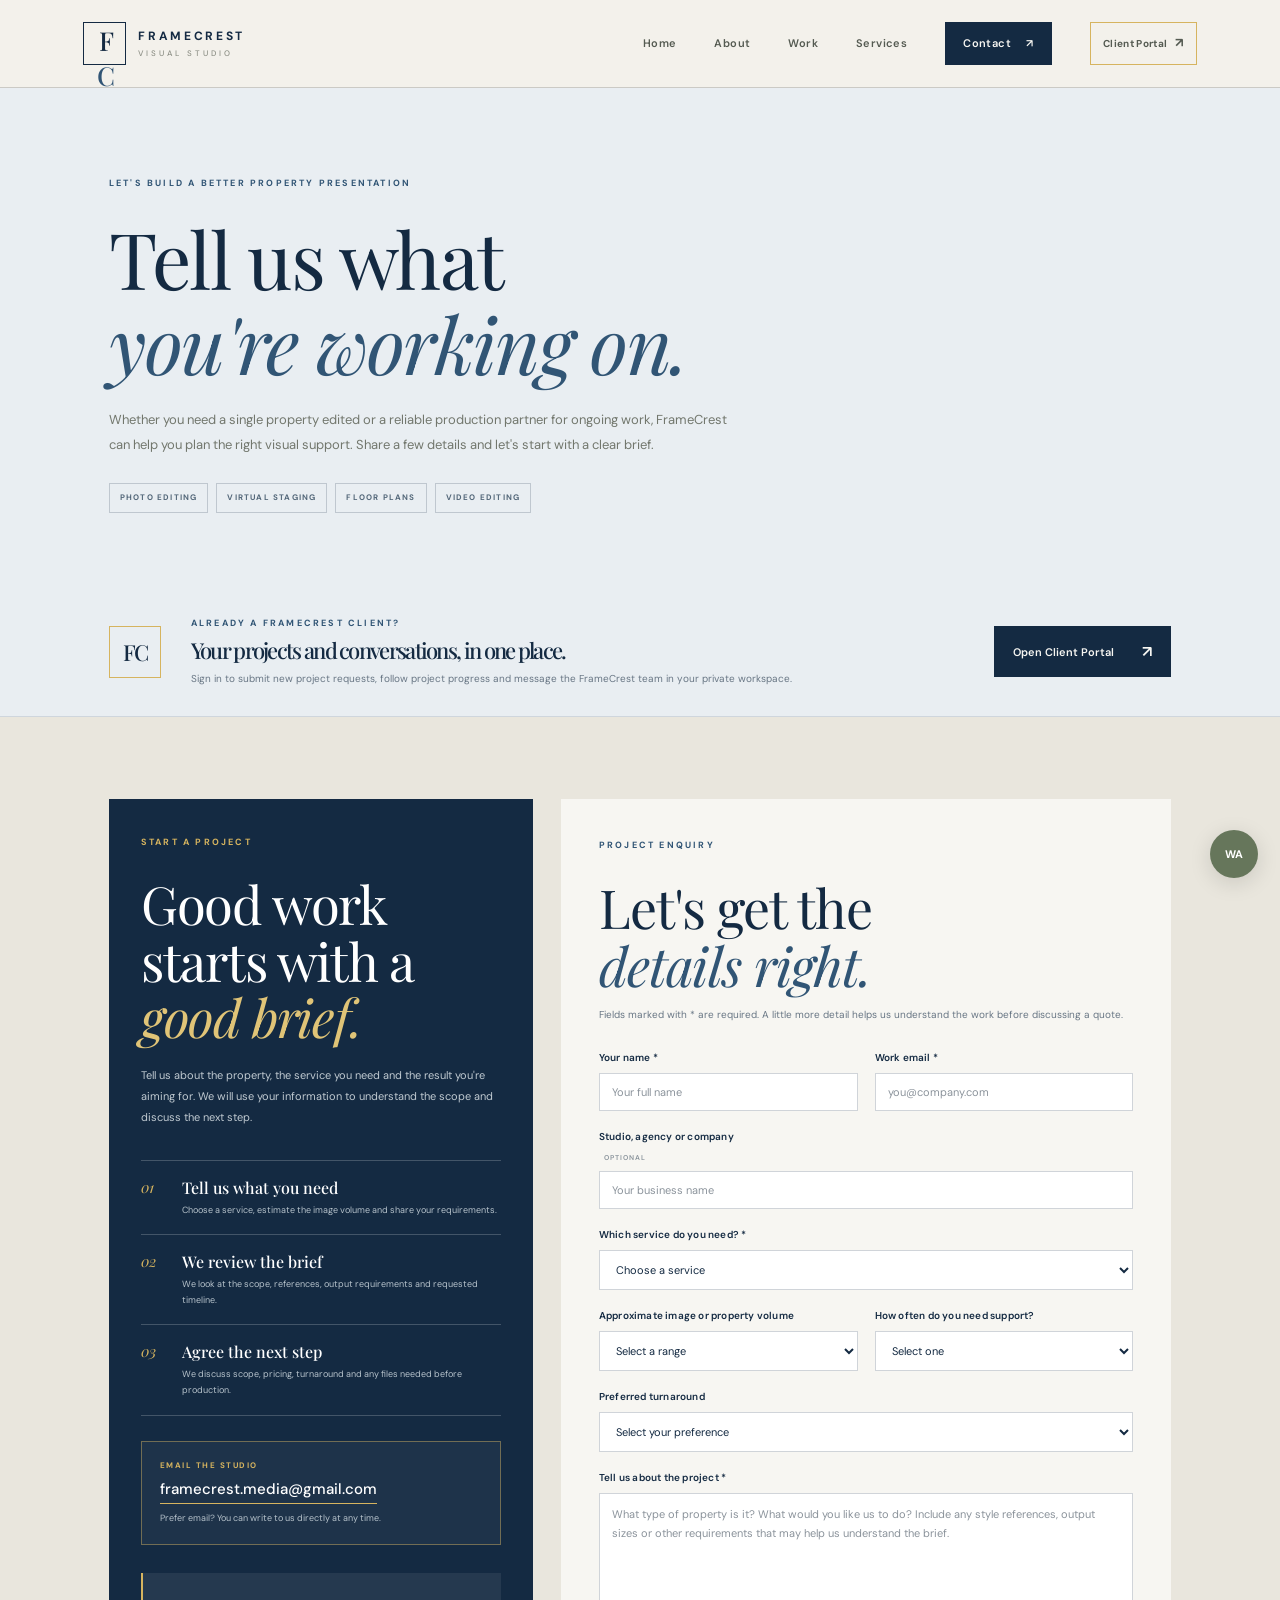
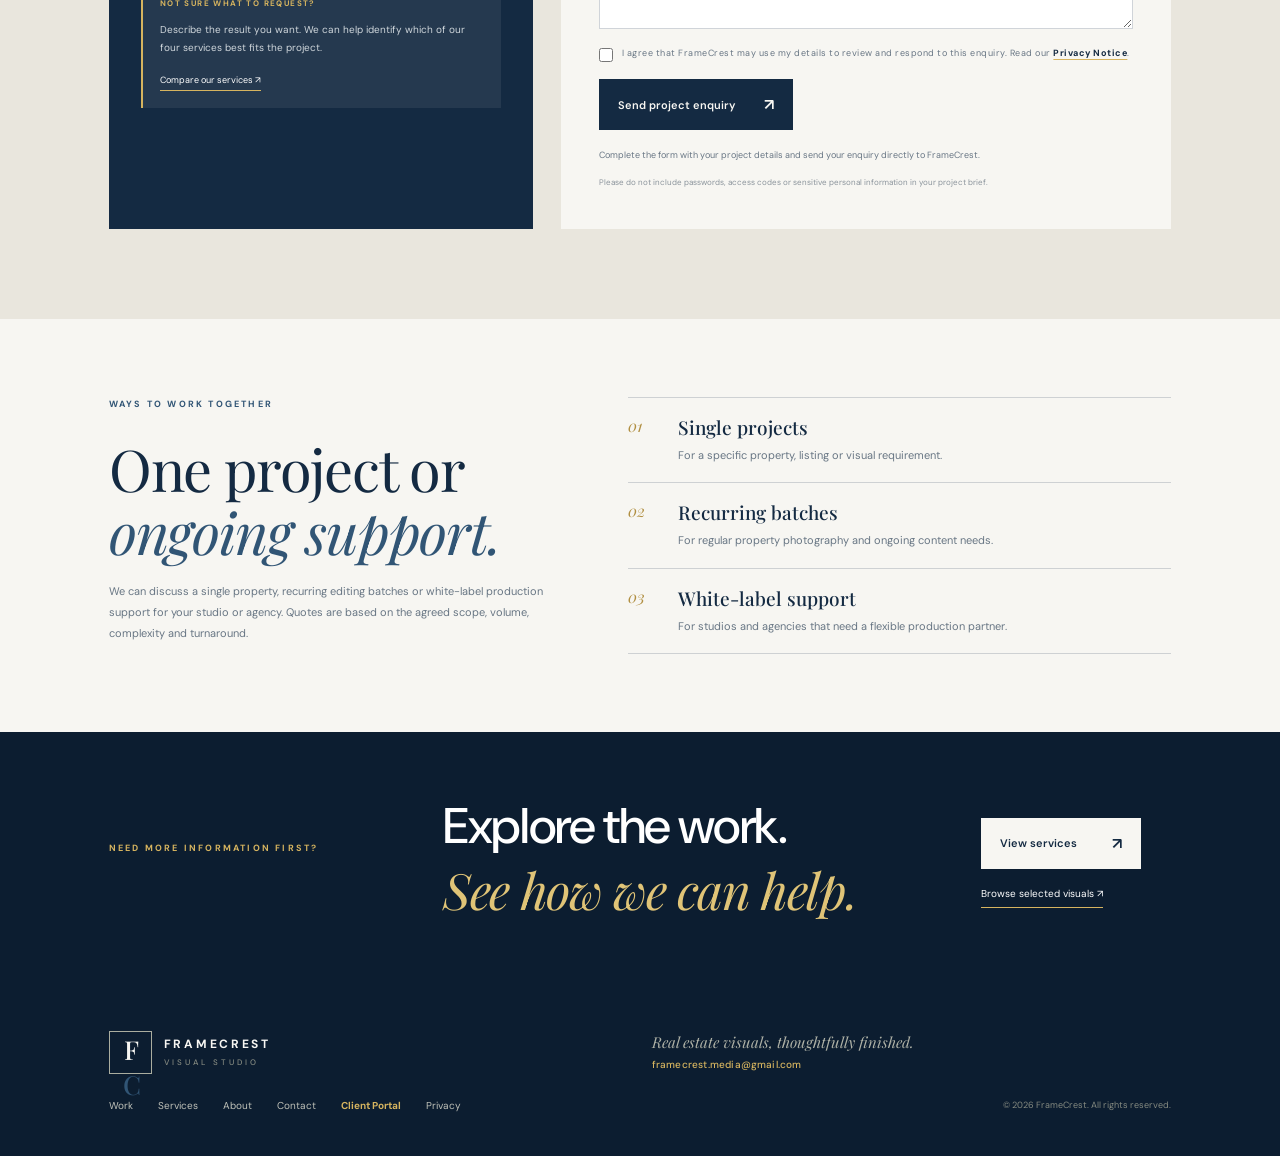
<file: contact.html>
<!doctype html>
<html lang="en">
<head>
  <meta charset="utf-8">
  <meta name="viewport" content="width=device-width, initial-scale=1">
  <meta name="theme-color" content="#142a42">
  <meta name="description" content="Request a quote from FrameCrest Studios for real estate photo editing, virtual staging, floor plan design and property video editing.">
  <meta property="og:title" content="Start a Project — FrameCrest Studios">
  <meta property="og:description" content="Tell FrameCrest about your property visual project, expected image volume and preferred turnaround.">
  <meta property="og:type" content="website">
  <title>Contact FrameCrest Studios — Request a Project Quote</title>
  <link rel="preconnect" href="https://fonts.googleapis.com">
  <link rel="preconnect" href="https://fonts.gstatic.com" crossorigin>
  <link href="https://fonts.googleapis.com/css2?family=DM+Sans:wght@400;500;600;700&family=Playfair+Display:wght@400;500;600&display=swap" rel="stylesheet">
  <link rel="canonical" href="https://framecrest.media/contact.html">
  <link rel="stylesheet" href="styles.css">
  <link rel="icon" href="assets/favicon.svg" type="image/svg+xml">
</head>
<body class="contact-page">
  <a class="skip-link" href="#main">Skip to content</a>
  <header class="site-header">
    <a class="wordmark" href="index.html" aria-label="FrameCrest home">
      <span class="brand-mark">F<span>C</span></span>
      <span class="brand-name">FRAMECREST<small>VISUAL STUDIO</small></span>
    </a>
    <button class="menu-toggle" aria-label="Open navigation" aria-expanded="false"><span></span><span></span></button>
    <nav class="main-nav" aria-label="Main navigation">
      <a href="index.html">Home</a>
      <a class="nav-about" href="about.html">About</a>
      <a href="portfolio.html">Work</a>
      <a href="services.html">Services</a>
      <a class="nav-contact" href="contact.html" aria-current="page">Contact <span>↗</span></a>
      <a class="nav-portal" href="https://dashboard.framecrest.media/" aria-label="Open the secure FrameCrest Client Portal">Client Portal <span>↗</span></a>
    </nav>
  </header>

  <main id="main">
    <section class="page-hero contact-hero">
      <p class="eyebrow">LET'S BUILD A BETTER PROPERTY PRESENTATION</p>
      <h1>Tell us what<br><em>you're working on.</em></h1>
      <p>Whether you need a single property edited or a reliable production partner for ongoing work, FrameCrest can help you plan the right visual support. Share a few details and let's start with a clear brief.</p>
      <div class="contact-hero-tags"><span>PHOTO EDITING</span><span>VIRTUAL STAGING</span><span>FLOOR PLANS</span><span>VIDEO EDITING</span></div>
    </section>

    <section class="contact-client-portal" aria-labelledby="client-portal-heading">
      <div class="contact-portal-mark" aria-hidden="true">FC</div>
      <div class="contact-portal-copy">
        <p class="eyebrow">ALREADY A FRAMECREST CLIENT?</p>
        <h2 id="client-portal-heading">Your projects and conversations, in one place.</h2>
        <p>Sign in to submit new project requests, follow project progress and message the FrameCrest team in your private workspace.</p>
      </div>
      <a class="button button-dark" href="https://dashboard.framecrest.media/">Open Client Portal <span>↗</span></a>
    </section>

    <section class="contact-main section-pad">
      <aside class="contact-sidebar">
        <p class="eyebrow">START A PROJECT</p>
        <h2>Good work<br>starts with a<br><em>good brief.</em></h2>
        <p>Tell us about the property, the service you need and the result you're aiming for. We will use your information to understand the scope and discuss the next step.</p>

        <div class="contact-promise-list">
          <article><span>01</span><div><h3>Tell us what you need</h3><p>Choose a service, estimate the image volume and share your requirements.</p></div></article>
          <article><span>02</span><div><h3>We review the brief</h3><p>We look at the scope, references, output requirements and requested timeline.</p></div></article>
          <article><span>03</span><div><h3>Agree the next step</h3><p>We discuss scope, pricing, turnaround and any files needed before production.</p></div></article>
        </div>

        <div class="contact-direct-email">
          <span>EMAIL THE STUDIO</span>
          <a href="mailto:framecrest.media@gmail.com">framecrest.media@gmail.com</a>
          <p>Prefer email? You can write to us directly at any time.</p>
        </div>
        <div class="contact-support-note">
          <span>NOT SURE WHAT TO REQUEST?</span>
          <p>Describe the result you want. We can help identify which of our four services best fits the project.</p>
          <a href="services.html">Compare our services ↗</a>
        </div>
      </aside>

      <div class="contact-form-panel">
        <div class="contact-form-heading">
          <p class="eyebrow">PROJECT ENQUIRY</p>
          <h2>Let's get the<br><em>details right.</em></h2>
          <p>Fields marked with * are required. A little more detail helps us understand the work before discussing a quote.</p>
        </div>
        <form class="contact-form contact-project-form" id="contact-form" action="https://formsubmit.co/ajax/framecrest.media@gmail.com" method="POST">
          <input type="hidden" name="_subject" value="New FrameCrest Studios project enquiry">
          <input type="hidden" name="_url" value="https://framecrest.media/contact.html">
          <input type="hidden" name="_template" value="table">
          <input type="hidden" name="_captcha" value="true">
          <div class="form-trap" aria-hidden="true"><label>Leave this field empty<input type="text" name="_honey" tabindex="-1" autocomplete="off"></label></div>

          <div class="form-row">
            <label>Your name *<input name="name" autocomplete="name" required placeholder="Your full name"></label>
            <label>Work email *<input name="email" type="email" autocomplete="email" required placeholder="you@company.com"></label>
          </div>

          <label>Studio, agency or company <span class="optional-label">OPTIONAL</span><input name="company" autocomplete="organization" placeholder="Your business name"></label>

          <label>Which service do you need? *
            <select name="service" required>
              <option value="">Choose a service</option>
              <option>Real Estate Photo Editing</option>
              <option>Virtual Staging</option>
              <option>Floor Plan Design</option>
              <option>Real Estate Video Editing</option>
              <option>Multiple services / ongoing support</option>
              <option>Not sure yet — help me choose</option>
            </select>
          </label>

          <div class="form-row">
            <label>Approximate image or property volume
              <select name="volume">
                <option value="">Select a range</option>
                <option>1–10 images</option>
                <option>11–25 images</option>
                <option>26–50 images</option>
                <option>51–100 images</option>
                <option>More than 100 images</option>
                <option>Not sure / depends on project</option>
              </select>
            </label>
            <label>How often do you need support?
              <select name="frequency">
                <option value="">Select one</option>
                <option>One-time project</option>
                <option>Weekly batches</option>
                <option>Monthly projects</option>
                <option>Ongoing / as needed</option>
                <option>Still deciding</option>
              </select>
            </label>
          </div>

          <label>Preferred turnaround
            <select name="turnaround">
              <option value="">Select your preference</option>
              <option>Flexible — agree together</option>
              <option>Standard — based on project scope</option>
              <option>Time-sensitive — please discuss</option>
            </select>
          </label>

          <label>Tell us about the project *
            <textarea name="message" rows="6" required placeholder="What type of property is it? What would you like us to do? Include any style references, output sizes or other requirements that may help us understand the brief."></textarea>
          </label>

          <label class="contact-consent"><input type="checkbox" name="consent" value="I agree that FrameCrest may use these details to review and respond to my enquiry." required><span>I agree that FrameCrest may use my details to review and respond to this enquiry. Read our <a href="privacy.html">Privacy Notice</a>.</span></label>
          <button class="button button-dark contact-submit" type="submit">Send project enquiry <span>↗</span></button>
          <p class="form-status" id="form-status" role="status" aria-live="polite">Complete the form with your project details and send your enquiry directly to FrameCrest.</p>
          <p class="contact-form-footnote">Please do not include passwords, access codes or sensitive personal information in your project brief.</p>
        </form>
      </div>
    </section>

    <section class="contact-options section-pad">
      <div><p class="eyebrow">WAYS TO WORK TOGETHER</p><h2>One project or<br><em>ongoing support.</em></h2><p>We can discuss a single property, recurring editing batches or white-label production support for your studio or agency. Quotes are based on the agreed scope, volume, complexity and turnaround.</p></div>
      <div class="contact-option-cards">
        <article><span>01</span><div><h3>Single projects</h3><p>For a specific property, listing or visual requirement.</p></div></article>
        <article><span>02</span><div><h3>Recurring batches</h3><p>For regular property photography and ongoing content needs.</p></div></article>
        <article><span>03</span><div><h3>White-label support</h3><p>For studios and agencies that need a flexible production partner.</p></div></article>
      </div>
    </section>

    <section class="contact-bottom-cta">
      <p class="eyebrow">NEED MORE INFORMATION FIRST?</p>
      <h2>Explore the work.<br><em>See how we can help.</em></h2>
      <div><a class="button button-light" href="services.html">View services <span>↗</span></a><a class="contact-bottom-link" href="portfolio.html">Browse selected visuals ↗</a></div>
    </section>
  </main>

  <footer class="site-footer">
    <a class="wordmark footer-wordmark" href="index.html"><span class="brand-mark">F<span>C</span></span><span class="brand-name">FRAMECREST<small>VISUAL STUDIO</small></span></a>
    <p>Real estate visuals, thoughtfully finished.<br><a class="footer-email" href="mailto:framecrest.media@gmail.com">framecrest.media@gmail.com</a></p>
    <div class="footer-links"><a href="portfolio.html">Work</a><a href="services.html">Services</a><a href="about.html">About</a><a href="contact.html">Contact</a><a class="footer-portal-link" href="https://dashboard.framecrest.media/">Client Portal</a><a href="privacy.html">Privacy</a><a data-instagram href="https://www.instagram.com/" target="_blank" rel="noopener">Instagram ↗</a></div>
    <small>© <span id="year"></span> FrameCrest. All rights reserved.</small>
  </footer>
  <a class="floating-whatsapp" data-whatsapp href="https://wa.me/254717719639?text=Hello%20FrameCrest%2C%20I%27d%20like%20to%20discuss%20a%20project." target="_blank" rel="noopener noreferrer" aria-label="Chat with FrameCrest on WhatsApp">WA</a>
  <script src="config.js"></script>
  <script src="script.js"></script>
</body>
</html>
</file>
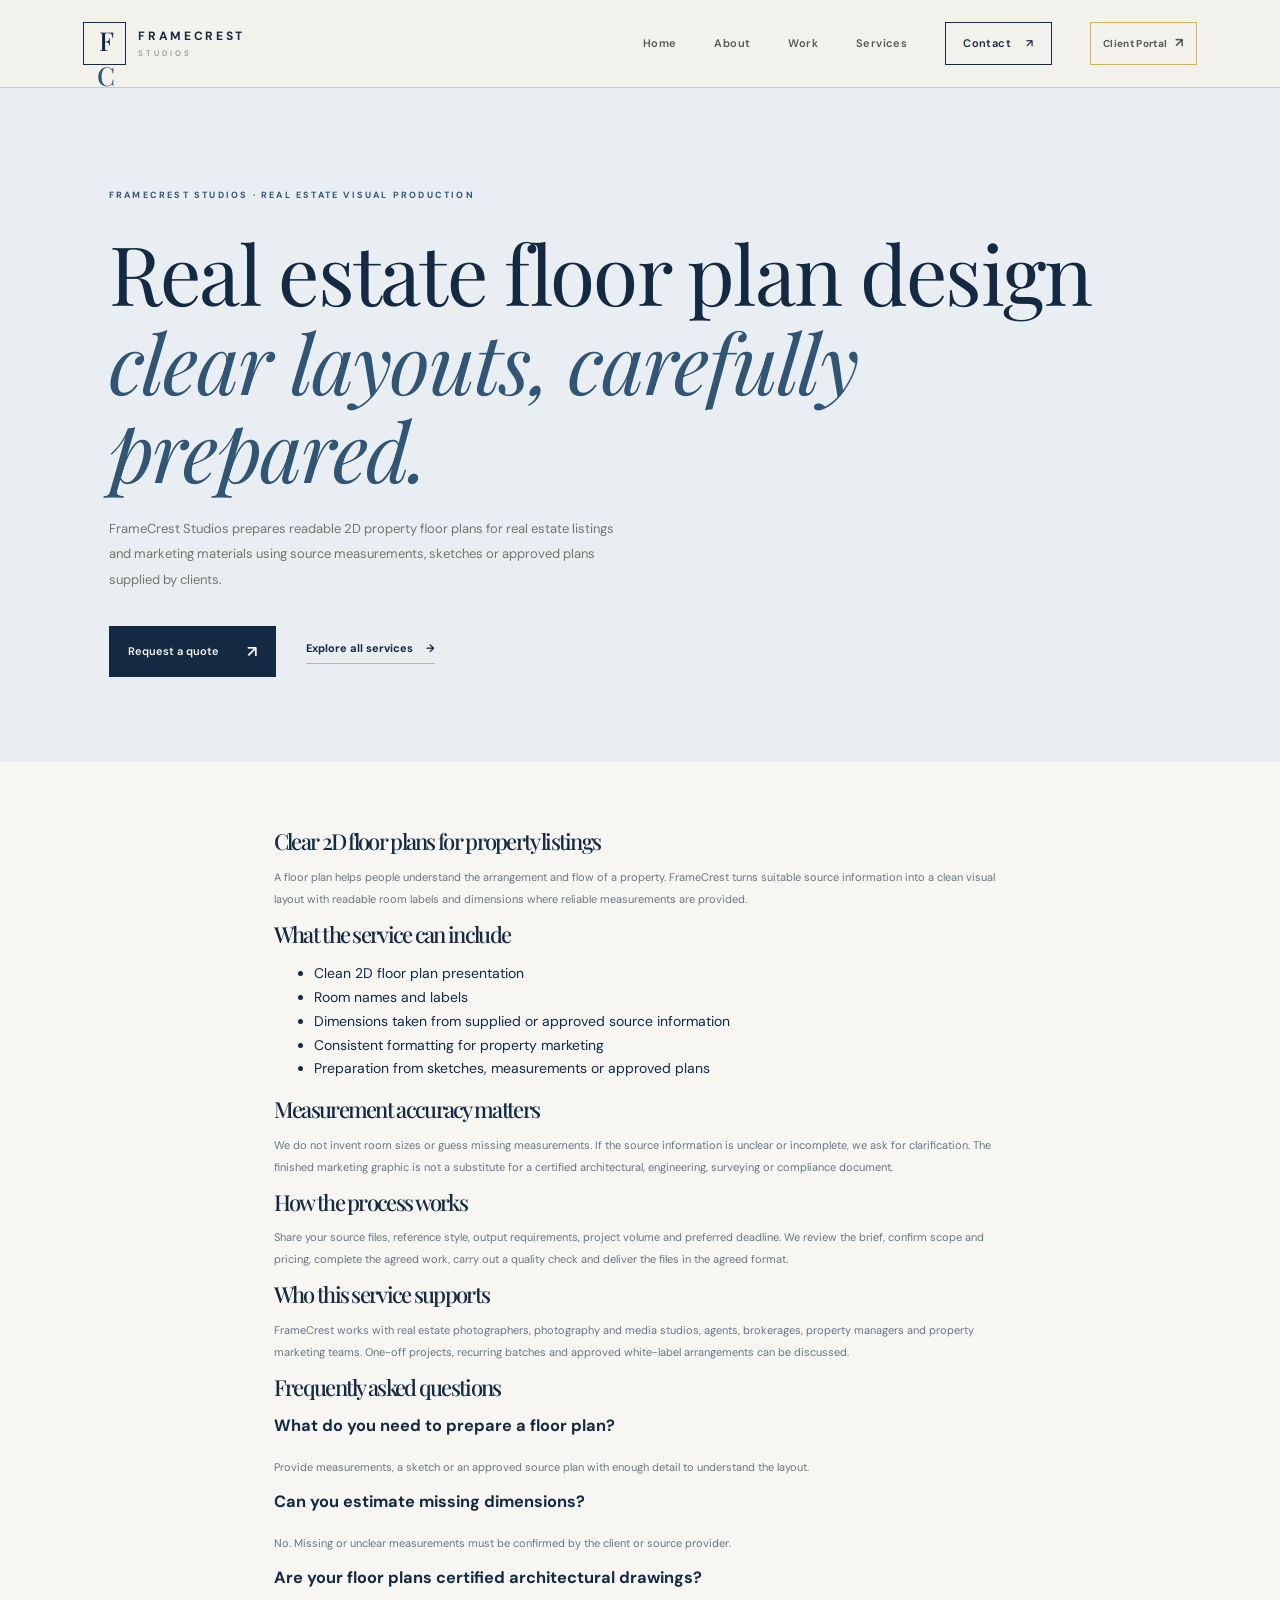
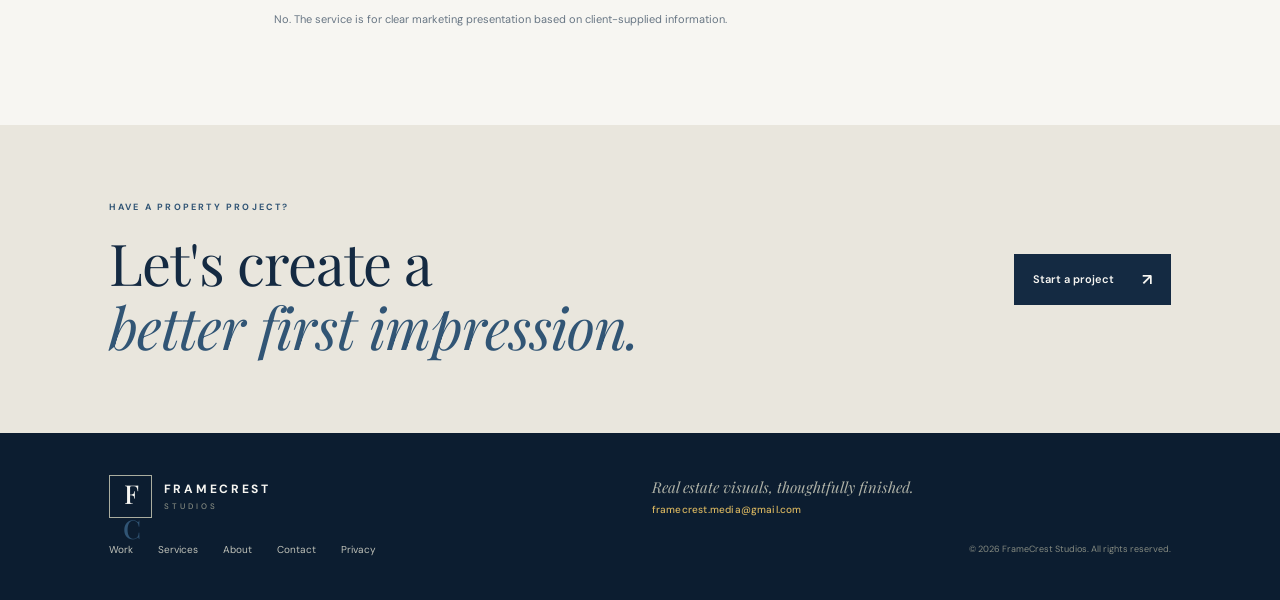
<file: floor-plan-design.html>
<!doctype html>
<html lang="en">
<head>
  <meta charset="utf-8">
  <meta name="viewport" content="width=device-width, initial-scale=1">
  <meta name="description" content="Clear 2D real estate floor plan design from client-supplied measurements, sketches or approved source plans. Room labels and dimensions presented clearly.">
  <meta property="og:title" content="Real Estate Floor Plan Design Services | FrameCrest Studios">
  <meta property="og:description" content="Clear 2D real estate floor plan design from client-supplied measurements, sketches or approved source plans. Room labels and dimensions presented clearly.">
  <meta property="og:type" content="website">
  <meta property="og:url" content="https://framecrest.media/floor-plan-design.html">
  <meta name="twitter:card" content="summary_large_image">
  <title>Real Estate Floor Plan Design Services | FrameCrest Studios</title>
  <link rel="canonical" href="https://framecrest.media/floor-plan-design.html">
  <link rel="preconnect" href="https://fonts.googleapis.com">
  <link rel="preconnect" href="https://fonts.gstatic.com" crossorigin>
  <link href="https://fonts.googleapis.com/css2?family=DM+Sans:wght@400;500;600;700&family=Playfair+Display:wght@400;500;600&display=swap" rel="stylesheet">
  <link rel="stylesheet" href="styles.css">
  <link rel="icon" href="assets/favicon.svg" type="image/svg+xml">
  <script type="application/ld+json">{"@context":"https://schema.org","@type":"Service","name":"Real Estate Floor Plan Design Services","serviceType":"Real Estate Floor Plan Design Services","provider":{"@type":"Organization","name":"FrameCrest Studios","url":"https://framecrest.media/"},"areaServed":[{"@type":"Country","name":"United States"},{"@type":"Country","name":"Canada"}],"url":"https://framecrest.media/floor-plan-design.html","description":"Clear 2D real estate floor plan design from client-supplied measurements, sketches or approved source plans. Room labels and dimensions presented clearly."}</script>
</head>
<body>
<a class="skip-link" href="#main">Skip to content</a>
<header class="site-header">
<a class="wordmark" href="index.html" aria-label="FrameCrest home"><span class="brand-mark">F<span>C</span></span><span class="brand-name">FRAMECREST<small>STUDIOS</small></span></a>
<button class="menu-toggle" aria-label="Open navigation" aria-expanded="false"><span></span><span></span></button>
<nav class="main-nav" aria-label="Main navigation"><a href="index.html">Home</a><a href="about.html">About</a><a href="portfolio.html">Work</a><a href="services.html">Services</a><a class="nav-contact" href="contact.html">Contact <span>↗</span></a><a class="nav-portal" href="https://dashboard.framecrest.media/">Client Portal <span>↗</span></a></nav>
</header>
<main id="main">
<section class="page-hero">
<p class="eyebrow">FRAMECREST STUDIOS · REAL ESTATE VISUAL PRODUCTION</p>
<h1>Real estate floor plan design<br><em>clear layouts, carefully prepared.</em></h1>
<p>FrameCrest Studios prepares readable 2D property floor plans for real estate listings and marketing materials using source measurements, sketches or approved plans supplied by clients.</p>
<div class="hero-actions"><a class="button button-dark" href="contact.html">Request a quote <span>↗</span></a><a class="text-link" href="services.html">Explore all services <span>→</span></a></div>
</section>
<section class="privacy-content section-pad">
<h2>Clear 2D floor plans for property listings</h2><p>A floor plan helps people understand the arrangement and flow of a property. FrameCrest turns suitable source information into a clean visual layout with readable room labels and dimensions where reliable measurements are provided.</p><h2>What the service can include</h2><ul><li>Clean 2D floor plan presentation</li><li>Room names and labels</li><li>Dimensions taken from supplied or approved source information</li><li>Consistent formatting for property marketing</li><li>Preparation from sketches, measurements or approved plans</li></ul><h2>Measurement accuracy matters</h2><p>We do not invent room sizes or guess missing measurements. If the source information is unclear or incomplete, we ask for clarification. The finished marketing graphic is not a substitute for a certified architectural, engineering, surveying or compliance document.</p>
<h2>How the process works</h2>
<p>Share your source files, reference style, output requirements, project volume and preferred deadline. We review the brief, confirm scope and pricing, complete the agreed work, carry out a quality check and deliver the files in the agreed format.</p>
<h2>Who this service supports</h2>
<p>FrameCrest works with real estate photographers, photography and media studios, agents, brokerages, property managers and property marketing teams. One-off projects, recurring batches and approved white-label arrangements can be discussed.</p>
<h2>Frequently asked questions</h2>
<h3>What do you need to prepare a floor plan?</h3><p>Provide measurements, a sketch or an approved source plan with enough detail to understand the layout.</p><h3>Can you estimate missing dimensions?</h3><p>No. Missing or unclear measurements must be confirmed by the client or source provider.</p><h3>Are your floor plans certified architectural drawings?</h3><p>No. The service is for clear marketing presentation based on client-supplied information.</p>
</section>
<section class="page-cta"><div><p class="eyebrow">HAVE A PROPERTY PROJECT?</p><h2>Let's create a<br><em>better first impression.</em></h2></div><a class="button button-dark" href="contact.html">Start a project <span>↗</span></a></section>
</main>
<footer class="site-footer"><a class="wordmark footer-wordmark" href="index.html"><span class="brand-mark">F<span>C</span></span><span class="brand-name">FRAMECREST<small>STUDIOS</small></span></a><p>Real estate visuals, thoughtfully finished.<br><a class="footer-email" href="mailto:framecrest.media@gmail.com">framecrest.media@gmail.com</a></p><div class="footer-links"><a href="portfolio.html">Work</a><a href="services.html">Services</a><a href="about.html">About</a><a href="contact.html">Contact</a><a href="privacy.html">Privacy</a></div><small>© <span id="year"></span> FrameCrest Studios. All rights reserved.</small></footer>
<script src="config.js"></script><script src="script.js"></script>
</body></html>
</file>
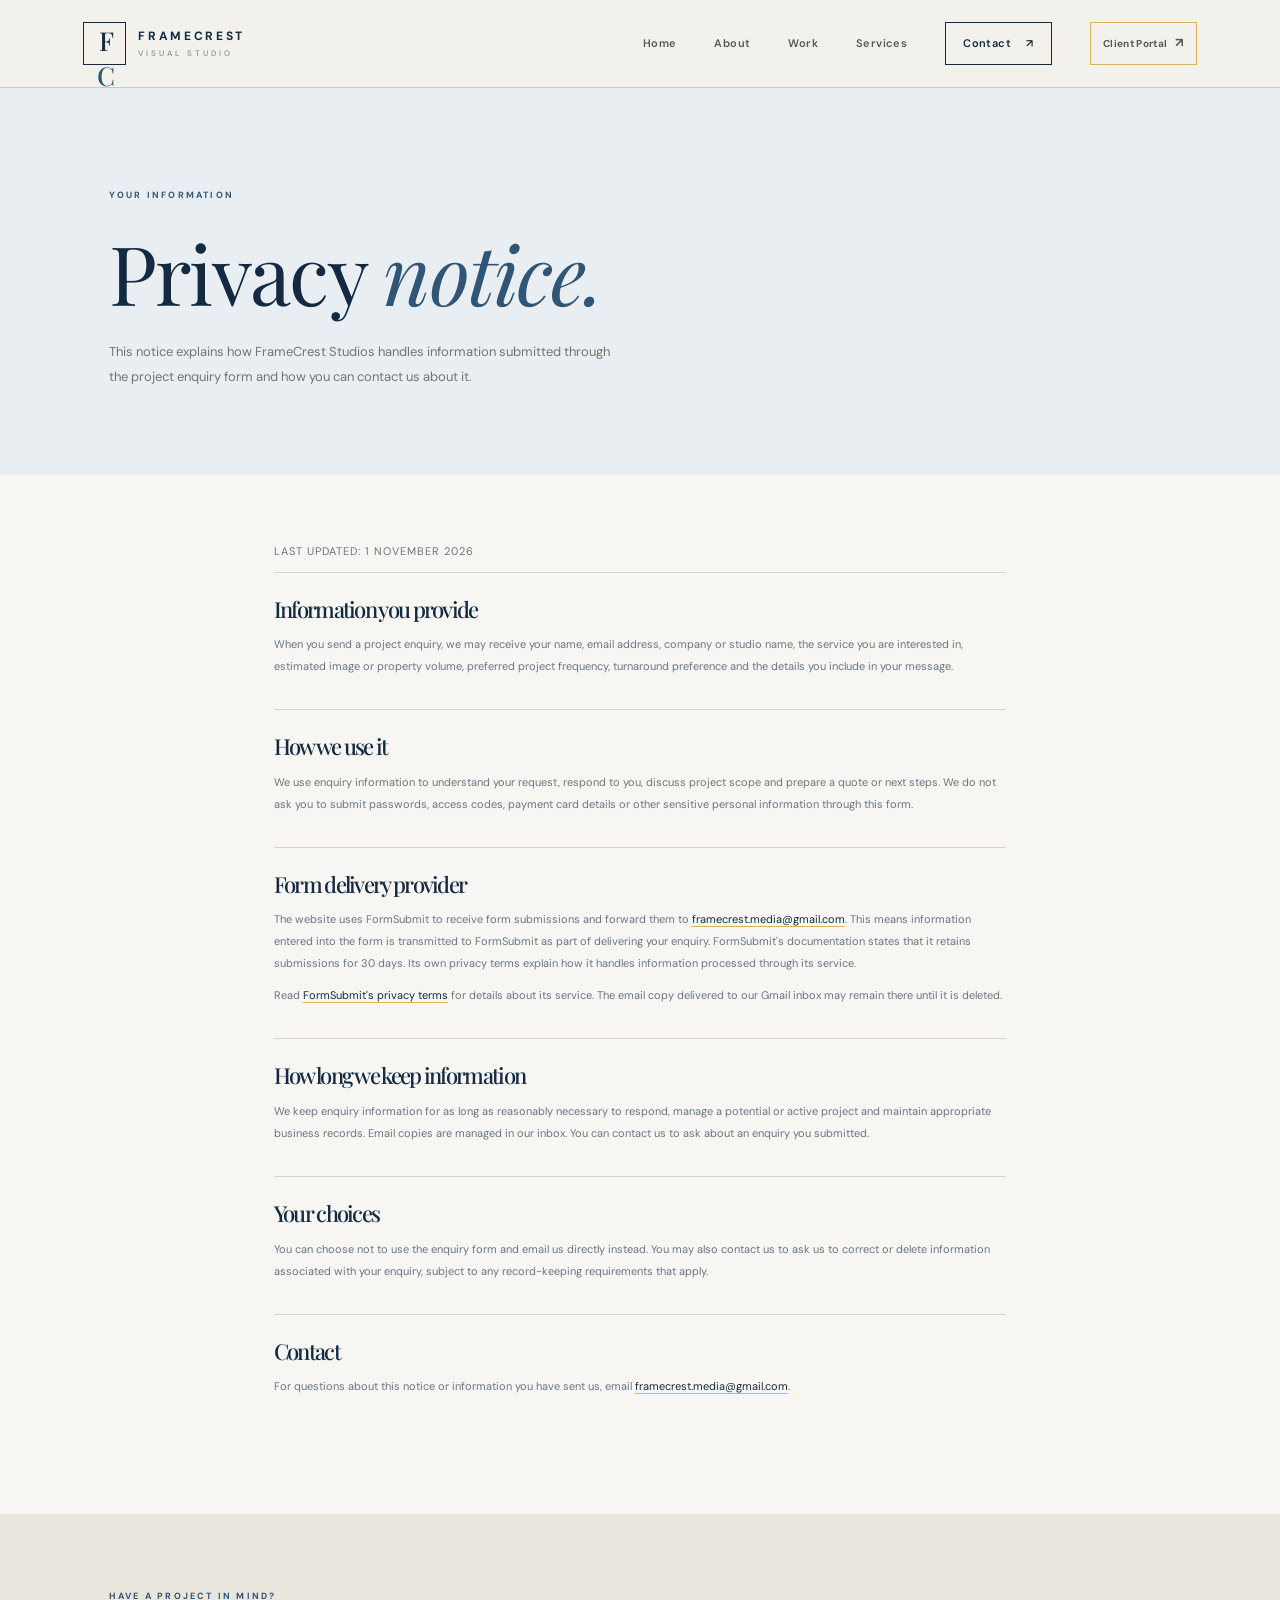
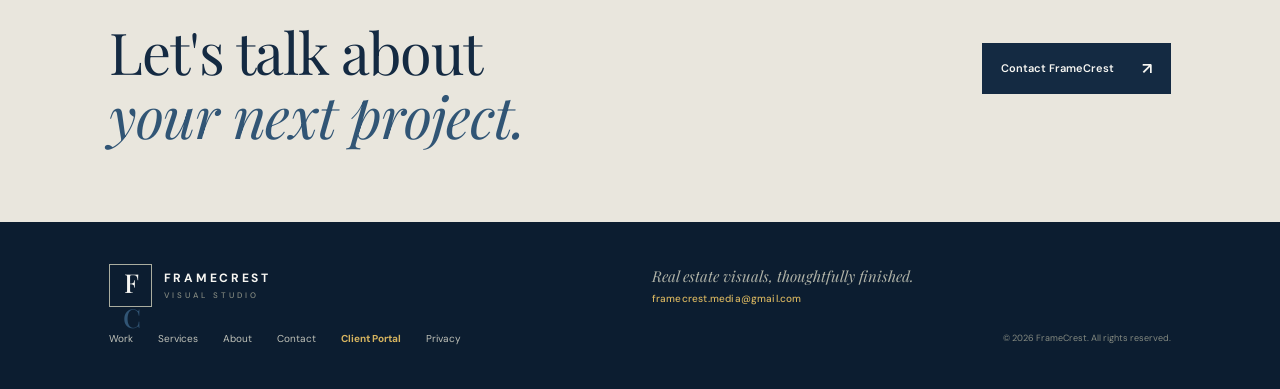
<file: privacy.html>
<!doctype html>
<html lang="en">
<head>
  <meta charset="utf-8">
  <meta name="viewport" content="width=device-width, initial-scale=1">
  <meta name="theme-color" content="#142a42">
  <meta name="description" content="Read how FrameCrest Studios uses information submitted through its project enquiry form.">
  <meta property="og:title" content="Privacy Notice — FrameCrest Studios">
  <meta property="og:description" content="How FrameCrest Studios handles project enquiries and contact information.">
  <meta property="og:type" content="website">
  <title>Privacy Notice — FrameCrest Studios</title>
  <link rel="preconnect" href="https://fonts.googleapis.com">
  <link rel="preconnect" href="https://fonts.gstatic.com" crossorigin>
  <link href="https://fonts.googleapis.com/css2?family=DM+Sans:wght@400;500;600;700&family=Playfair+Display:wght@400;500;600&display=swap" rel="stylesheet">
  <link rel="canonical" href="https://framecrest.media/privacy.html">
  <link rel="stylesheet" href="styles.css">
  <link rel="icon" href="assets/favicon.svg" type="image/svg+xml">
</head>
<body class="privacy-page">
  <a class="skip-link" href="#main">Skip to content</a>
  <header class="site-header">
    <a class="wordmark" href="index.html" aria-label="FrameCrest home">
      <span class="brand-mark">F<span>C</span></span>
      <span class="brand-name">FRAMECREST<small>VISUAL STUDIO</small></span>
    </a>
    <button class="menu-toggle" aria-label="Open navigation" aria-expanded="false"><span></span><span></span></button>
    <nav class="main-nav" aria-label="Main navigation">
      <a href="index.html">Home</a>
      <a class="nav-about" href="about.html">About</a>
      <a href="portfolio.html">Work</a>
      <a href="services.html">Services</a>
      <a class="nav-contact" href="contact.html">Contact <span>↗</span></a>
      <a class="nav-portal" href="https://dashboard.framecrest.media/" aria-label="Open the secure FrameCrest Client Portal">Client Portal <span>↗</span></a>
    </nav>
  </header>
  <main id="main">
    <section class="page-hero">
      <p class="eyebrow">YOUR INFORMATION</p>
      <h1>Privacy <em>notice.</em></h1>
      <p>This notice explains how FrameCrest Studios handles information submitted through the project enquiry form and how you can contact us about it.</p>
    </section>
    <section class="privacy-content section-pad">
      <p class="privacy-updated">Last updated: 1 November 2026</p>
      <article>
        <h2>Information you provide</h2>
        <p>When you send a project enquiry, we may receive your name, email address, company or studio name, the service you are interested in, estimated image or property volume, preferred project frequency, turnaround preference and the details you include in your message.</p>
      </article>
      <article>
        <h2>How we use it</h2>
        <p>We use enquiry information to understand your request, respond to you, discuss project scope and prepare a quote or next steps. We do not ask you to submit passwords, access codes, payment card details or other sensitive personal information through this form.</p>
      </article>
      <article>
        <h2>Form delivery provider</h2>
        <p>The website uses FormSubmit to receive form submissions and forward them to <a href="mailto:framecrest.media@gmail.com">framecrest.media@gmail.com</a>. This means information entered into the form is transmitted to FormSubmit as part of delivering your enquiry. FormSubmit's documentation states that it retains submissions for 30 days. Its own privacy terms explain how it handles information processed through its service.</p>
        <p>Read <a href="https://formsubmit.co/privacy" target="_blank" rel="noopener">FormSubmit's privacy terms</a> for details about its service. The email copy delivered to our Gmail inbox may remain there until it is deleted.</p>
      </article>
      <article>
        <h2>How long we keep information</h2>
        <p>We keep enquiry information for as long as reasonably necessary to respond, manage a potential or active project and maintain appropriate business records. Email copies are managed in our inbox. You can contact us to ask about an enquiry you submitted.</p>
      </article>
      <article>
        <h2>Your choices</h2>
        <p>You can choose not to use the enquiry form and email us directly instead. You may also contact us to ask us to correct or delete information associated with your enquiry, subject to any record-keeping requirements that apply.</p>
      </article>
      <article>
        <h2>Contact</h2>
        <p>For questions about this notice or information you have sent us, email <a href="mailto:framecrest.media@gmail.com">framecrest.media@gmail.com</a>.</p>
      </article>
    </section>
    <section class="page-cta">
      <div><p class="eyebrow">HAVE A PROJECT IN MIND?</p><h2>Let's talk about<br><em>your next project.</em></h2></div>
      <a class="button button-dark" href="contact.html">Contact FrameCrest <span>↗</span></a>
    </section>
  </main>
  <footer class="site-footer">
    <a class="wordmark footer-wordmark" href="index.html"><span class="brand-mark">F<span>C</span></span><span class="brand-name">FRAMECREST<small>VISUAL STUDIO</small></span></a>
    <p>Real estate visuals, thoughtfully finished.<br><a class="footer-email" href="mailto:framecrest.media@gmail.com">framecrest.media@gmail.com</a></p>
    <div class="footer-links"><a href="portfolio.html">Work</a><a href="services.html">Services</a><a href="about.html">About</a><a href="contact.html">Contact</a><a class="footer-portal-link" href="https://dashboard.framecrest.media/">Client Portal</a><a href="privacy.html">Privacy</a></div>
    <small>© <span id="year"></span> FrameCrest. All rights reserved.</small>
  </footer>
  <script src="config.js"></script>
  <script src="script.js"></script>
</body>
</html>
</file>
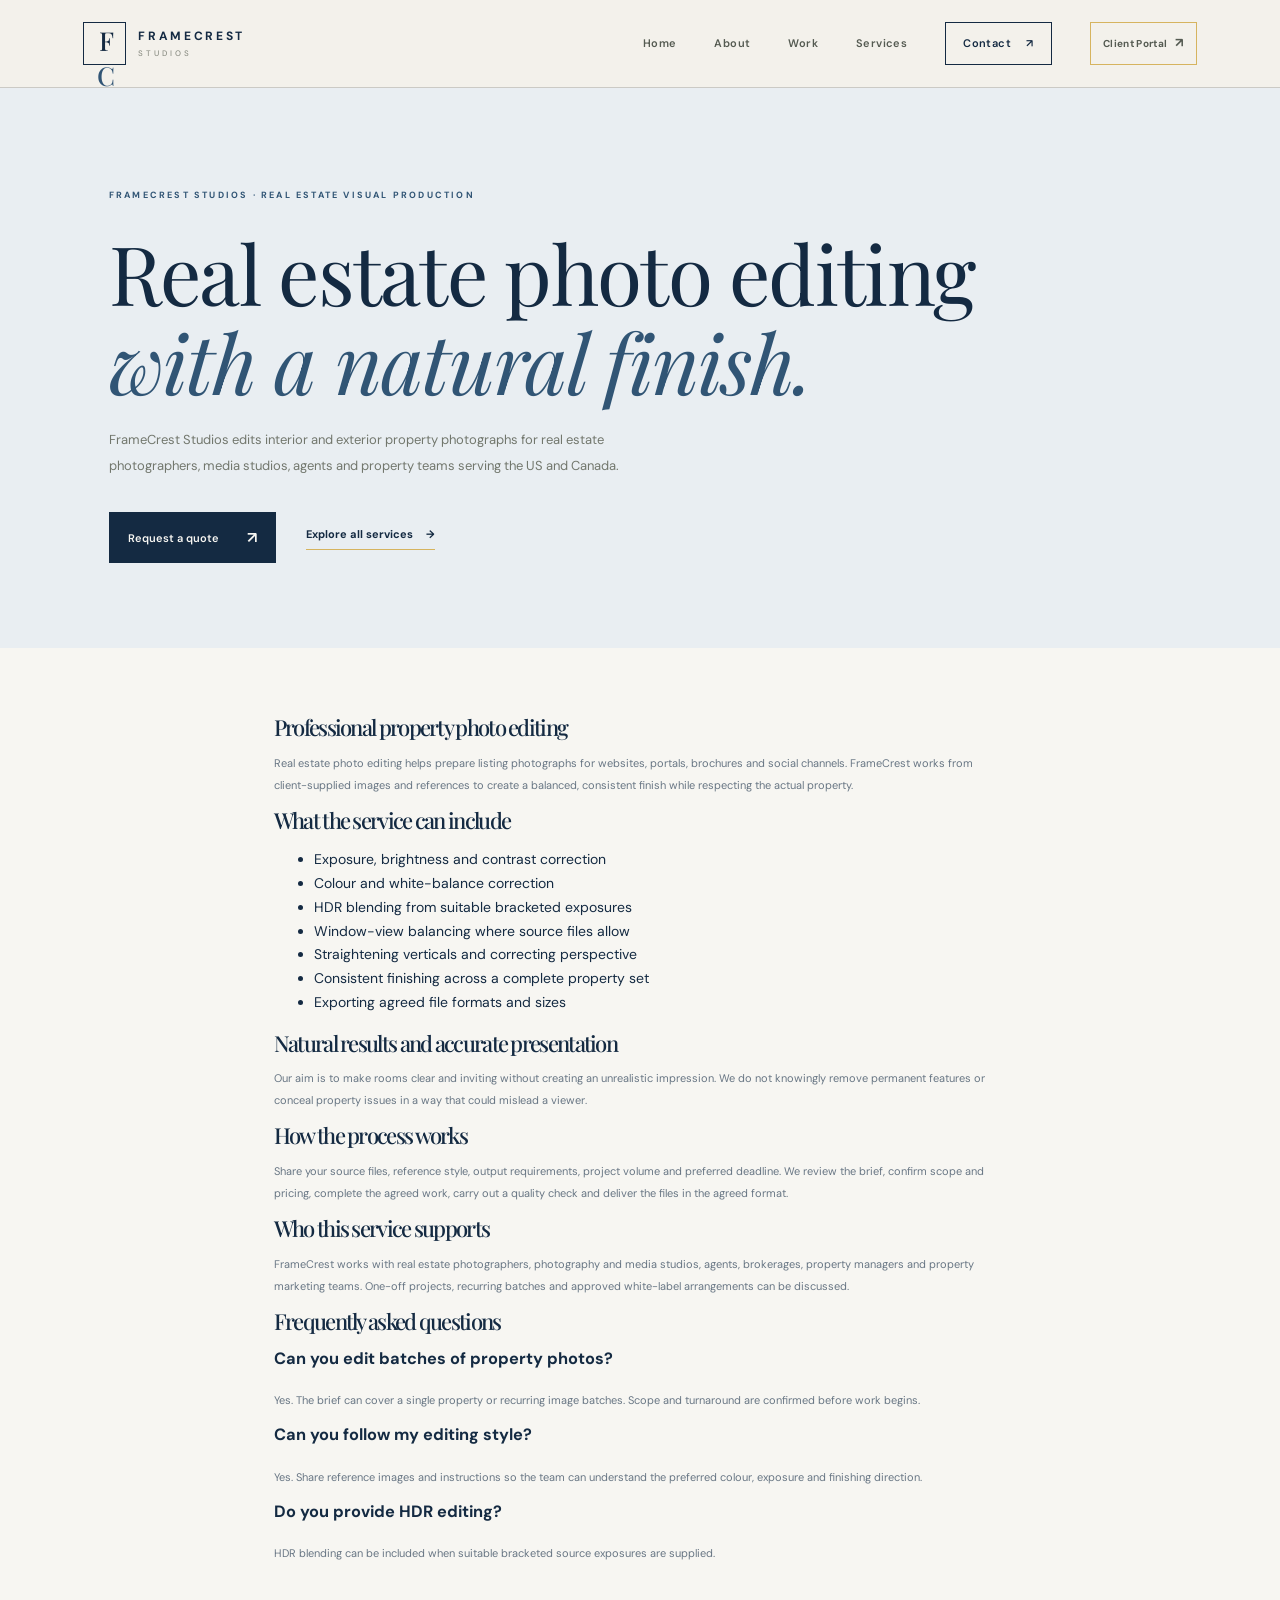
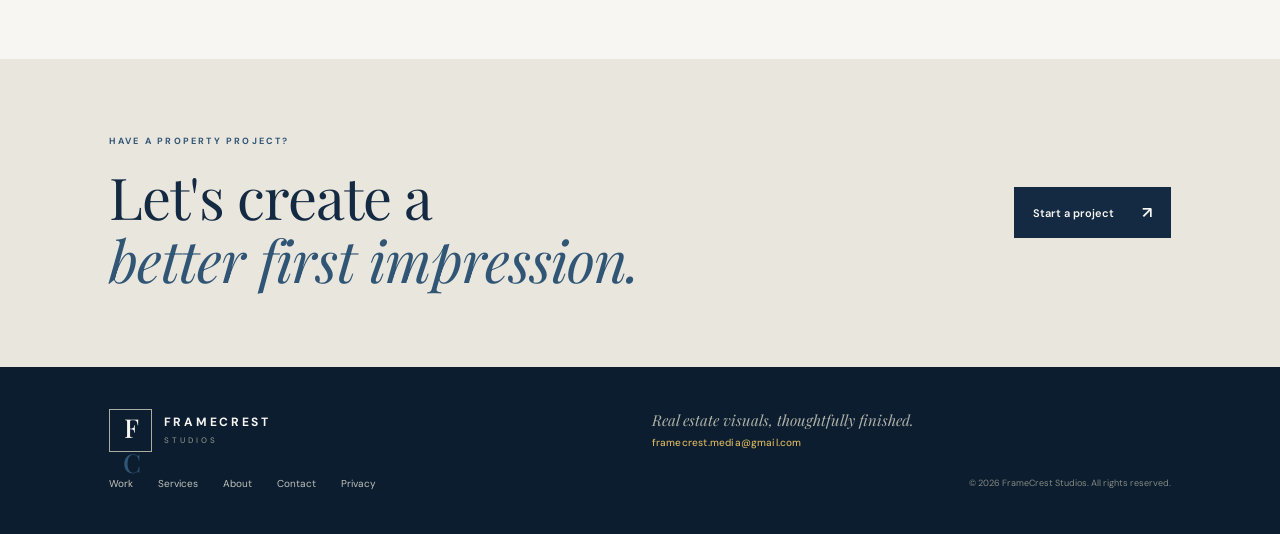
<file: real-estate-photo-editing.html>
<!doctype html>
<html lang="en">
<head>
  <meta charset="utf-8">
  <meta name="viewport" content="width=device-width, initial-scale=1">
  <meta name="description" content="Real estate photo editing for photographers, studios and property teams. Natural colour, balanced exposure, HDR blending and consistent property image sets.">
  <meta property="og:title" content="Real Estate Photo Editing Services | FrameCrest Studios">
  <meta property="og:description" content="Real estate photo editing for photographers, studios and property teams. Natural colour, balanced exposure, HDR blending and consistent property image sets.">
  <meta property="og:type" content="website">
  <meta property="og:url" content="https://framecrest.media/real-estate-photo-editing.html">
  <meta name="twitter:card" content="summary_large_image">
  <title>Real Estate Photo Editing Services | FrameCrest Studios</title>
  <link rel="canonical" href="https://framecrest.media/real-estate-photo-editing.html">
  <link rel="preconnect" href="https://fonts.googleapis.com">
  <link rel="preconnect" href="https://fonts.gstatic.com" crossorigin>
  <link href="https://fonts.googleapis.com/css2?family=DM+Sans:wght@400;500;600;700&family=Playfair+Display:wght@400;500;600&display=swap" rel="stylesheet">
  <link rel="stylesheet" href="styles.css">
  <link rel="icon" href="assets/favicon.svg" type="image/svg+xml">
  <script type="application/ld+json">{"@context":"https://schema.org","@type":"Service","name":"Real Estate Photo Editing Services","serviceType":"Real Estate Photo Editing Services","provider":{"@type":"Organization","name":"FrameCrest Studios","url":"https://framecrest.media/"},"areaServed":[{"@type":"Country","name":"United States"},{"@type":"Country","name":"Canada"}],"url":"https://framecrest.media/real-estate-photo-editing.html","description":"Real estate photo editing for photographers, studios and property teams. Natural colour, balanced exposure, HDR blending and consistent property image sets."}</script>
</head>
<body>
<a class="skip-link" href="#main">Skip to content</a>
<header class="site-header">
<a class="wordmark" href="index.html" aria-label="FrameCrest home"><span class="brand-mark">F<span>C</span></span><span class="brand-name">FRAMECREST<small>STUDIOS</small></span></a>
<button class="menu-toggle" aria-label="Open navigation" aria-expanded="false"><span></span><span></span></button>
<nav class="main-nav" aria-label="Main navigation"><a href="index.html">Home</a><a href="about.html">About</a><a href="portfolio.html">Work</a><a href="services.html">Services</a><a class="nav-contact" href="contact.html">Contact <span>↗</span></a><a class="nav-portal" href="https://dashboard.framecrest.media/">Client Portal <span>↗</span></a></nav>
</header>
<main id="main">
<section class="page-hero">
<p class="eyebrow">FRAMECREST STUDIOS · REAL ESTATE VISUAL PRODUCTION</p>
<h1>Real estate photo editing<br><em>with a natural finish.</em></h1>
<p>FrameCrest Studios edits interior and exterior property photographs for real estate photographers, media studios, agents and property teams serving the US and Canada.</p>
<div class="hero-actions"><a class="button button-dark" href="contact.html">Request a quote <span>↗</span></a><a class="text-link" href="services.html">Explore all services <span>→</span></a></div>
</section>
<section class="privacy-content section-pad">
<h2>Professional property photo editing</h2><p>Real estate photo editing helps prepare listing photographs for websites, portals, brochures and social channels. FrameCrest works from client-supplied images and references to create a balanced, consistent finish while respecting the actual property.</p><h2>What the service can include</h2><ul><li>Exposure, brightness and contrast correction</li><li>Colour and white-balance correction</li><li>HDR blending from suitable bracketed exposures</li><li>Window-view balancing where source files allow</li><li>Straightening verticals and correcting perspective</li><li>Consistent finishing across a complete property set</li><li>Exporting agreed file formats and sizes</li></ul><h2>Natural results and accurate presentation</h2><p>Our aim is to make rooms clear and inviting without creating an unrealistic impression. We do not knowingly remove permanent features or conceal property issues in a way that could mislead a viewer.</p>
<h2>How the process works</h2>
<p>Share your source files, reference style, output requirements, project volume and preferred deadline. We review the brief, confirm scope and pricing, complete the agreed work, carry out a quality check and deliver the files in the agreed format.</p>
<h2>Who this service supports</h2>
<p>FrameCrest works with real estate photographers, photography and media studios, agents, brokerages, property managers and property marketing teams. One-off projects, recurring batches and approved white-label arrangements can be discussed.</p>
<h2>Frequently asked questions</h2>
<h3>Can you edit batches of property photos?</h3><p>Yes. The brief can cover a single property or recurring image batches. Scope and turnaround are confirmed before work begins.</p><h3>Can you follow my editing style?</h3><p>Yes. Share reference images and instructions so the team can understand the preferred colour, exposure and finishing direction.</p><h3>Do you provide HDR editing?</h3><p>HDR blending can be included when suitable bracketed source exposures are supplied.</p>
</section>
<section class="page-cta"><div><p class="eyebrow">HAVE A PROPERTY PROJECT?</p><h2>Let's create a<br><em>better first impression.</em></h2></div><a class="button button-dark" href="contact.html">Start a project <span>↗</span></a></section>
</main>
<footer class="site-footer"><a class="wordmark footer-wordmark" href="index.html"><span class="brand-mark">F<span>C</span></span><span class="brand-name">FRAMECREST<small>STUDIOS</small></span></a><p>Real estate visuals, thoughtfully finished.<br><a class="footer-email" href="mailto:framecrest.media@gmail.com">framecrest.media@gmail.com</a></p><div class="footer-links"><a href="portfolio.html">Work</a><a href="services.html">Services</a><a href="about.html">About</a><a href="contact.html">Contact</a><a href="privacy.html">Privacy</a></div><small>© <span id="year"></span> FrameCrest Studios. All rights reserved.</small></footer>
<script src="config.js"></script><script src="script.js"></script>
</body></html>
</file>
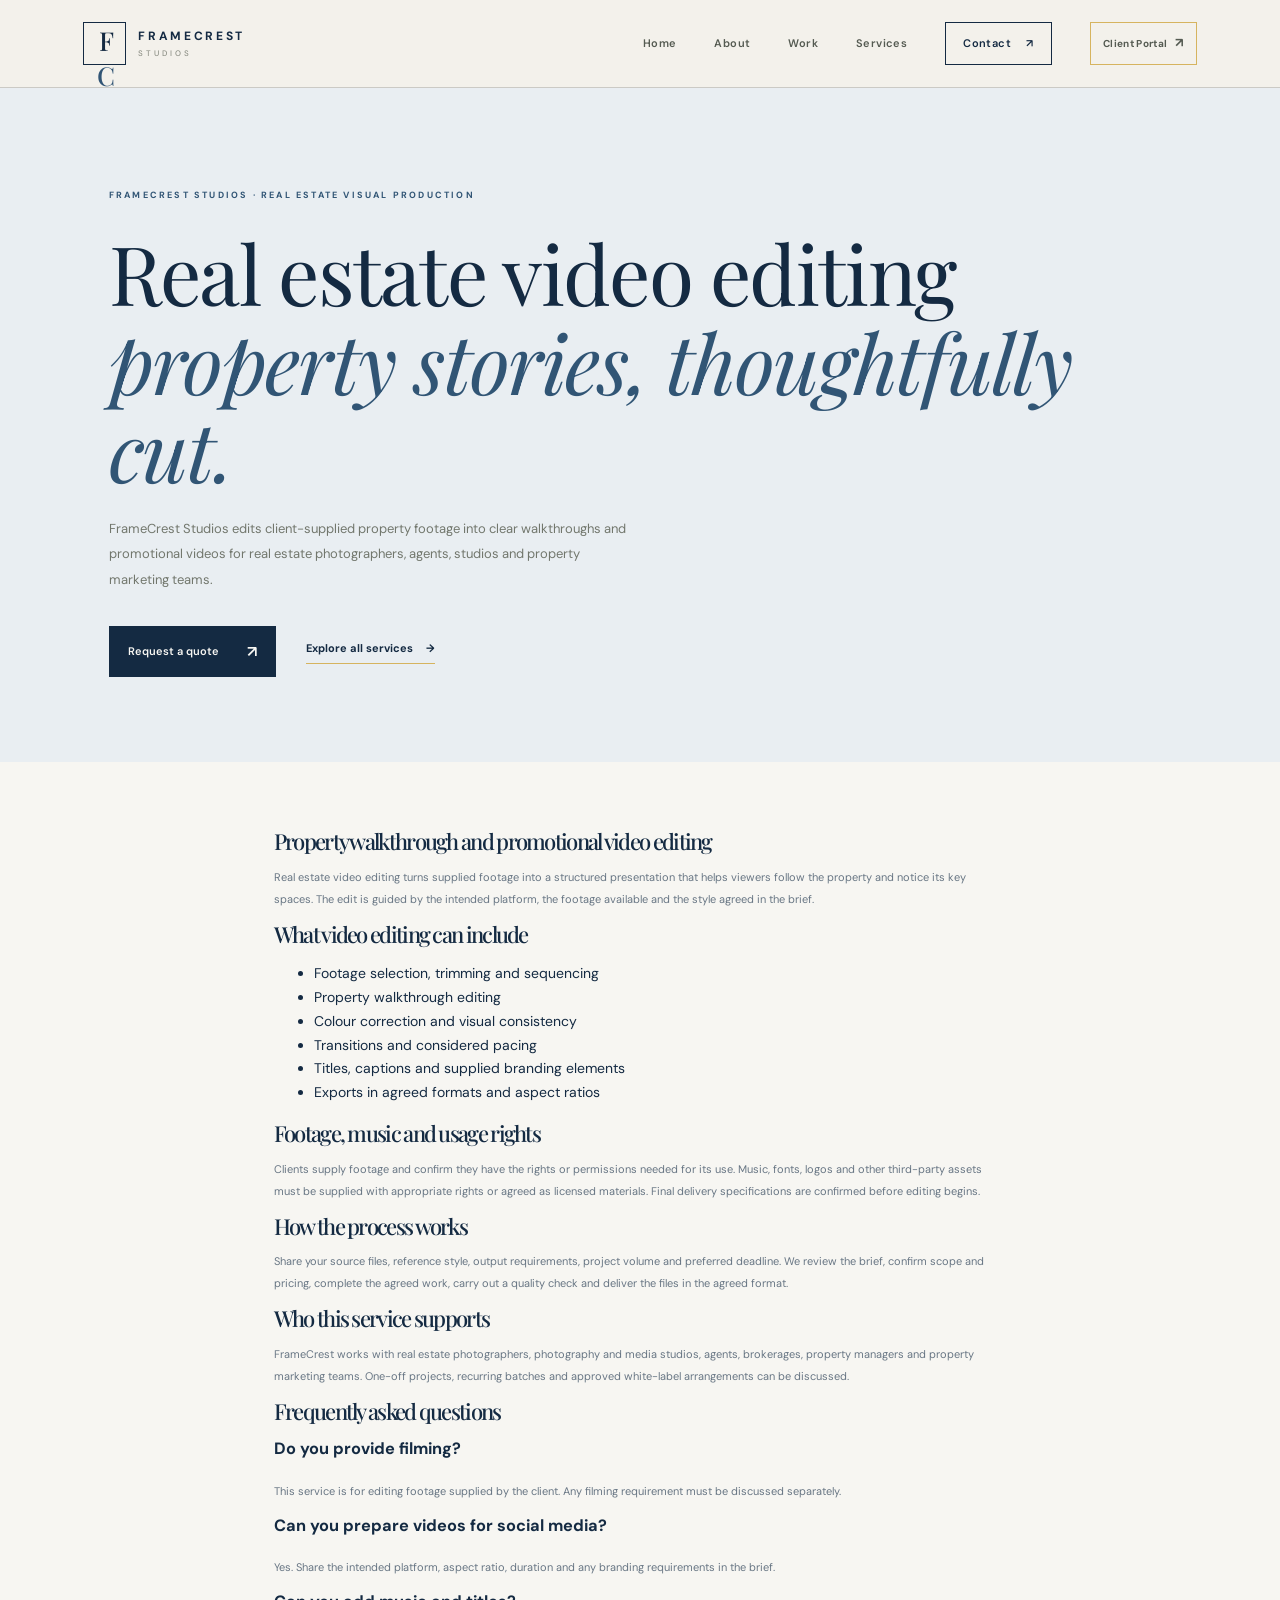
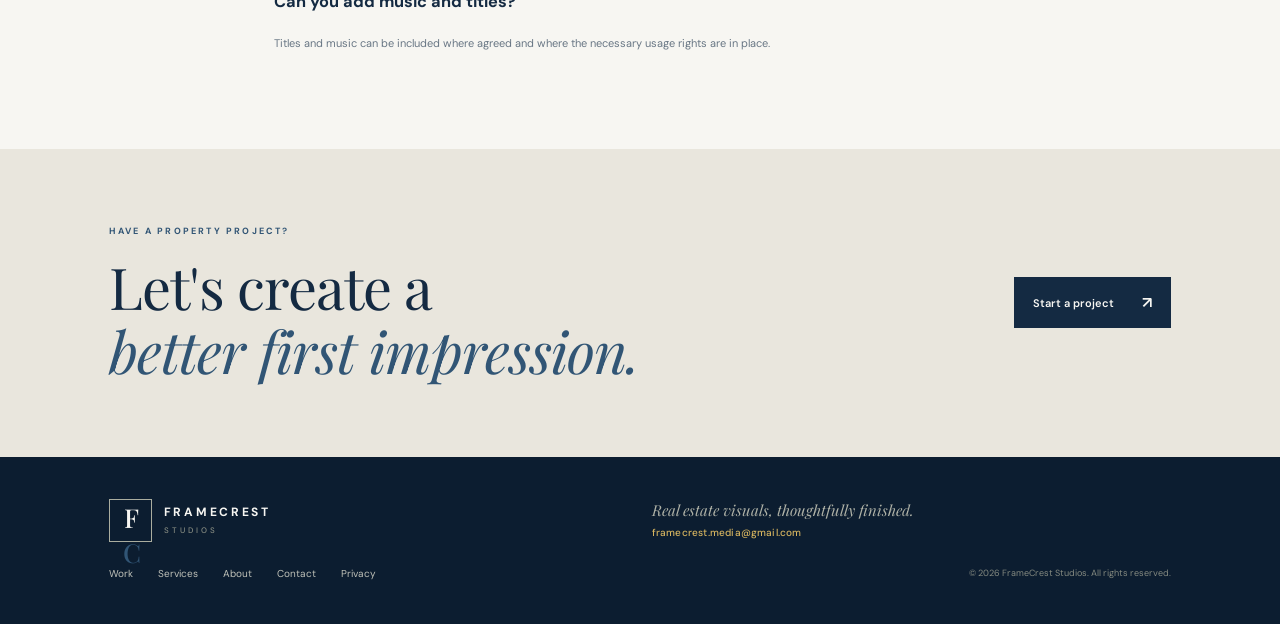
<file: real-estate-video-editing.html>
<!doctype html>
<html lang="en">
<head>
  <meta charset="utf-8">
  <meta name="viewport" content="width=device-width, initial-scale=1">
  <meta name="description" content="Real estate video editing for property walkthroughs and listing promotions. Editing supplied footage with colour correction, pacing, titles and agreed exports.">
  <meta property="og:title" content="Real Estate Video Editing Services | FrameCrest Studios">
  <meta property="og:description" content="Real estate video editing for property walkthroughs and listing promotions. Editing supplied footage with colour correction, pacing, titles and agreed exports.">
  <meta property="og:type" content="website">
  <meta property="og:url" content="https://framecrest.media/real-estate-video-editing.html">
  <meta name="twitter:card" content="summary_large_image">
  <title>Real Estate Video Editing Services | FrameCrest Studios</title>
  <link rel="canonical" href="https://framecrest.media/real-estate-video-editing.html">
  <link rel="preconnect" href="https://fonts.googleapis.com">
  <link rel="preconnect" href="https://fonts.gstatic.com" crossorigin>
  <link href="https://fonts.googleapis.com/css2?family=DM+Sans:wght@400;500;600;700&family=Playfair+Display:wght@400;500;600&display=swap" rel="stylesheet">
  <link rel="stylesheet" href="styles.css">
  <link rel="icon" href="assets/favicon.svg" type="image/svg+xml">
  <script type="application/ld+json">{"@context":"https://schema.org","@type":"Service","name":"Real Estate Video Editing Services","serviceType":"Real Estate Video Editing Services","provider":{"@type":"Organization","name":"FrameCrest Studios","url":"https://framecrest.media/"},"areaServed":[{"@type":"Country","name":"United States"},{"@type":"Country","name":"Canada"}],"url":"https://framecrest.media/real-estate-video-editing.html","description":"Real estate video editing for property walkthroughs and listing promotions. Editing supplied footage with colour correction, pacing, titles and agreed exports."}</script>
</head>
<body>
<a class="skip-link" href="#main">Skip to content</a>
<header class="site-header">
<a class="wordmark" href="index.html" aria-label="FrameCrest home"><span class="brand-mark">F<span>C</span></span><span class="brand-name">FRAMECREST<small>STUDIOS</small></span></a>
<button class="menu-toggle" aria-label="Open navigation" aria-expanded="false"><span></span><span></span></button>
<nav class="main-nav" aria-label="Main navigation"><a href="index.html">Home</a><a href="about.html">About</a><a href="portfolio.html">Work</a><a href="services.html">Services</a><a class="nav-contact" href="contact.html">Contact <span>↗</span></a><a class="nav-portal" href="https://dashboard.framecrest.media/">Client Portal <span>↗</span></a></nav>
</header>
<main id="main">
<section class="page-hero">
<p class="eyebrow">FRAMECREST STUDIOS · REAL ESTATE VISUAL PRODUCTION</p>
<h1>Real estate video editing<br><em>property stories, thoughtfully cut.</em></h1>
<p>FrameCrest Studios edits client-supplied property footage into clear walkthroughs and promotional videos for real estate photographers, agents, studios and property marketing teams.</p>
<div class="hero-actions"><a class="button button-dark" href="contact.html">Request a quote <span>↗</span></a><a class="text-link" href="services.html">Explore all services <span>→</span></a></div>
</section>
<section class="privacy-content section-pad">
<h2>Property walkthrough and promotional video editing</h2><p>Real estate video editing turns supplied footage into a structured presentation that helps viewers follow the property and notice its key spaces. The edit is guided by the intended platform, the footage available and the style agreed in the brief.</p><h2>What video editing can include</h2><ul><li>Footage selection, trimming and sequencing</li><li>Property walkthrough editing</li><li>Colour correction and visual consistency</li><li>Transitions and considered pacing</li><li>Titles, captions and supplied branding elements</li><li>Exports in agreed formats and aspect ratios</li></ul><h2>Footage, music and usage rights</h2><p>Clients supply footage and confirm they have the rights or permissions needed for its use. Music, fonts, logos and other third-party assets must be supplied with appropriate rights or agreed as licensed materials. Final delivery specifications are confirmed before editing begins.</p>
<h2>How the process works</h2>
<p>Share your source files, reference style, output requirements, project volume and preferred deadline. We review the brief, confirm scope and pricing, complete the agreed work, carry out a quality check and deliver the files in the agreed format.</p>
<h2>Who this service supports</h2>
<p>FrameCrest works with real estate photographers, photography and media studios, agents, brokerages, property managers and property marketing teams. One-off projects, recurring batches and approved white-label arrangements can be discussed.</p>
<h2>Frequently asked questions</h2>
<h3>Do you provide filming?</h3><p>This service is for editing footage supplied by the client. Any filming requirement must be discussed separately.</p><h3>Can you prepare videos for social media?</h3><p>Yes. Share the intended platform, aspect ratio, duration and any branding requirements in the brief.</p><h3>Can you add music and titles?</h3><p>Titles and music can be included where agreed and where the necessary usage rights are in place.</p>
</section>
<section class="page-cta"><div><p class="eyebrow">HAVE A PROPERTY PROJECT?</p><h2>Let's create a<br><em>better first impression.</em></h2></div><a class="button button-dark" href="contact.html">Start a project <span>↗</span></a></section>
</main>
<footer class="site-footer"><a class="wordmark footer-wordmark" href="index.html"><span class="brand-mark">F<span>C</span></span><span class="brand-name">FRAMECREST<small>STUDIOS</small></span></a><p>Real estate visuals, thoughtfully finished.<br><a class="footer-email" href="mailto:framecrest.media@gmail.com">framecrest.media@gmail.com</a></p><div class="footer-links"><a href="portfolio.html">Work</a><a href="services.html">Services</a><a href="about.html">About</a><a href="contact.html">Contact</a><a href="privacy.html">Privacy</a></div><small>© <span id="year"></span> FrameCrest Studios. All rights reserved.</small></footer>
<script src="config.js"></script><script src="script.js"></script>
</body></html>
</file>
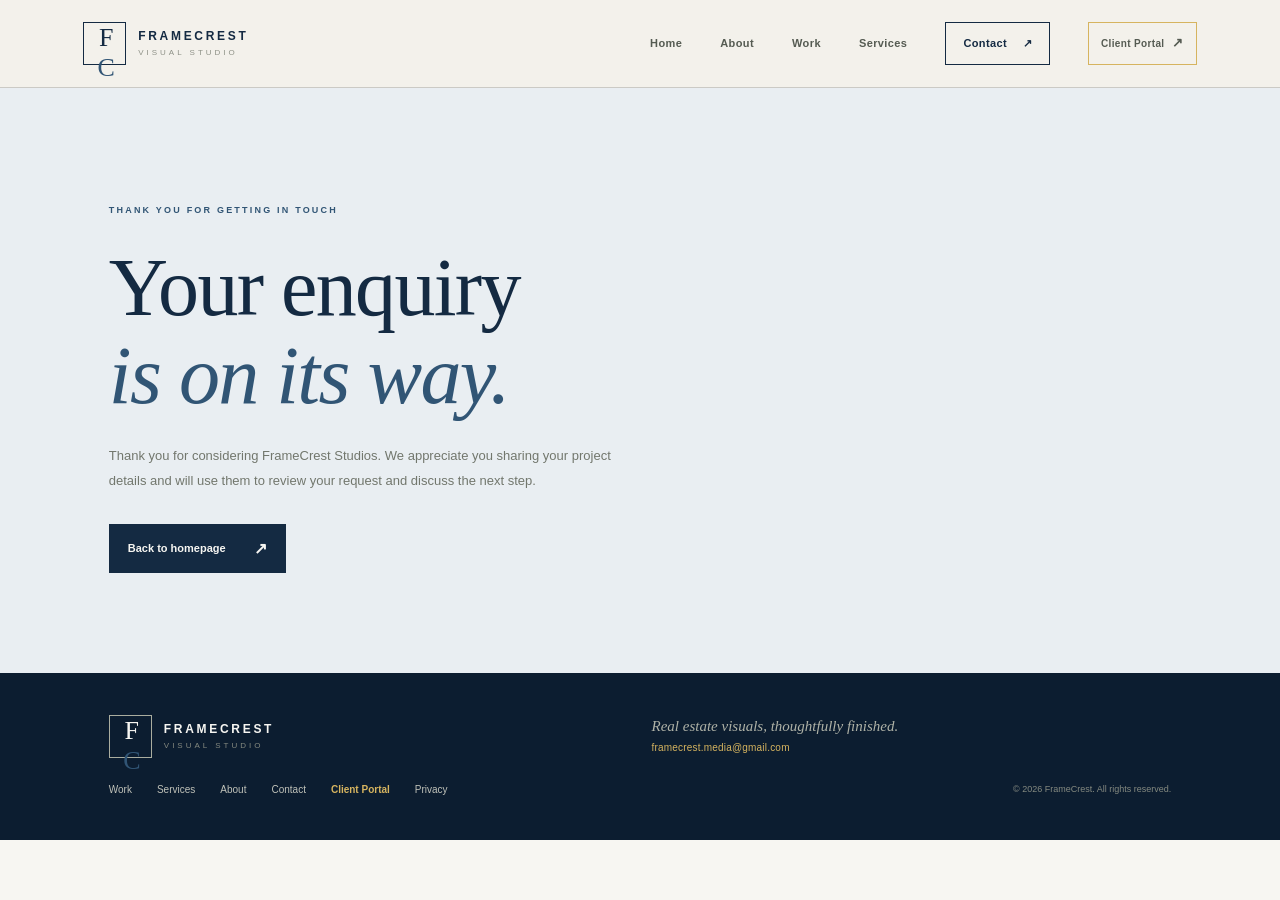
<file: thank-you.html>
<!doctype html>
<html lang="en">
<head>
  <meta charset="utf-8">
  <meta name="viewport" content="width=device-width, initial-scale=1">
  <meta name="theme-color" content="#142a42">
  <meta name="robots" content="noindex,follow">
  <title>Thank You — FrameCrest Studios</title>
  <link rel="stylesheet" href="styles.css">
  <link rel="icon" href="assets/favicon.svg" type="image/svg+xml">
</head>
<body class="thank-you-page">
  <a class="skip-link" href="#main">Skip to content</a>
  <header class="site-header">
    <a class="wordmark" href="index.html" aria-label="FrameCrest home">
      <span class="brand-mark">F<span>C</span></span>
      <span class="brand-name">FRAMECREST<small>VISUAL STUDIO</small></span>
    </a>
    <button class="menu-toggle" aria-label="Open navigation" aria-expanded="false"><span></span><span></span></button>
    <nav class="main-nav" aria-label="Main navigation">
      <a href="index.html">Home</a><a class="nav-about" href="about.html">About</a><a href="portfolio.html">Work</a><a href="services.html">Services</a><a class="nav-contact" href="contact.html">Contact <span>↗</span></a>
      <a class="nav-portal" href="https://dashboard.framecrest.media/" aria-label="Open the secure FrameCrest Client Portal">Client Portal <span>↗</span></a>
    </nav>
  </header>
  <main id="main">
    <section class="page-hero thank-you-hero">
      <p class="eyebrow">THANK YOU FOR GETTING IN TOUCH</p>
      <h1>Your enquiry<br><em>is on its way.</em></h1>
      <p>Thank you for considering FrameCrest Studios. We appreciate you sharing your project details and will use them to review your request and discuss the next step.</p>
      <a class="button button-dark" href="index.html">Back to homepage <span>↗</span></a>
    </section>
  </main>
  <footer class="site-footer">
    <a class="wordmark footer-wordmark" href="index.html"><span class="brand-mark">F<span>C</span></span><span class="brand-name">FRAMECREST<small>VISUAL STUDIO</small></span></a>
    <p>Real estate visuals, thoughtfully finished.<br><a class="footer-email" href="mailto:framecrest.media@gmail.com">framecrest.media@gmail.com</a></p>
    <div class="footer-links"><a href="portfolio.html">Work</a><a href="services.html">Services</a><a href="about.html">About</a><a href="contact.html">Contact</a><a class="footer-portal-link" href="https://dashboard.framecrest.media/">Client Portal</a><a href="privacy.html">Privacy</a></div>
    <small>© <span id="year"></span> FrameCrest. All rights reserved.</small>
  </footer>
  <script src="config.js"></script>
  <script src="script.js"></script>
</body>
</html>
</file>
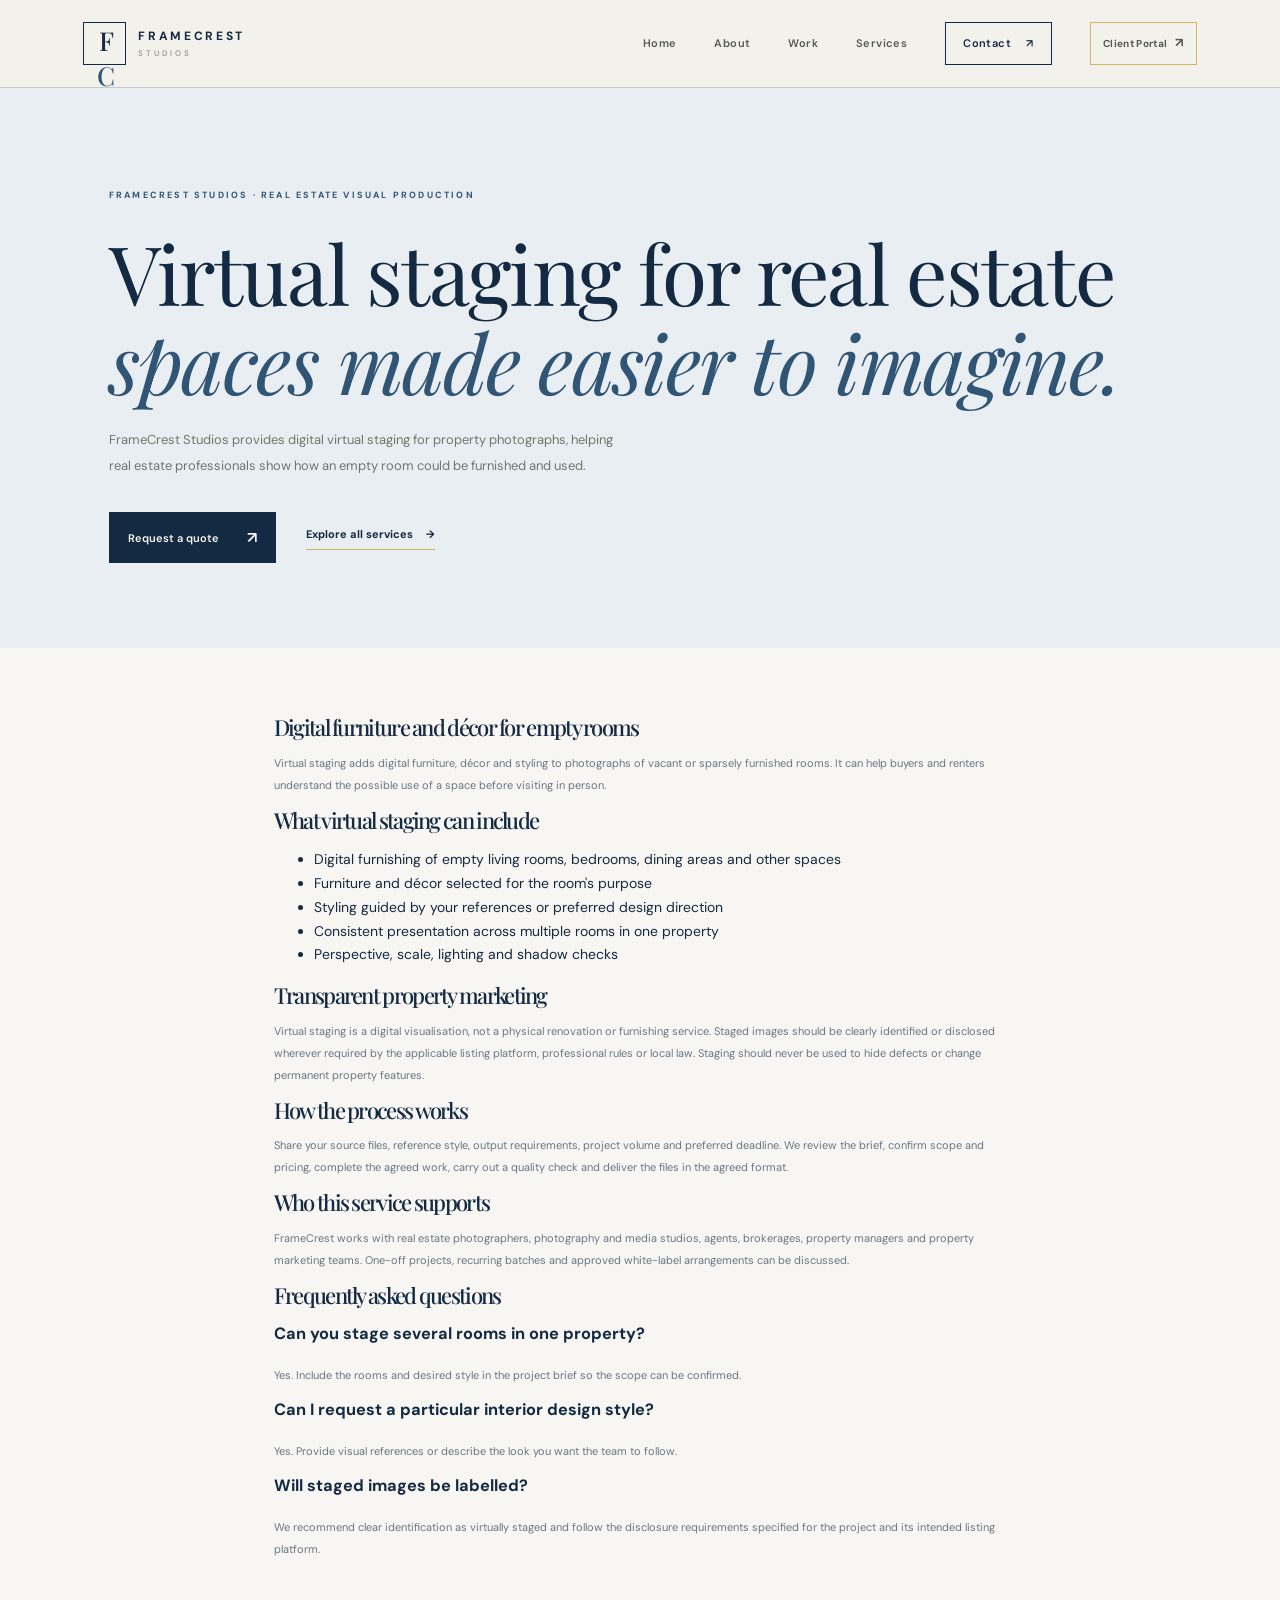
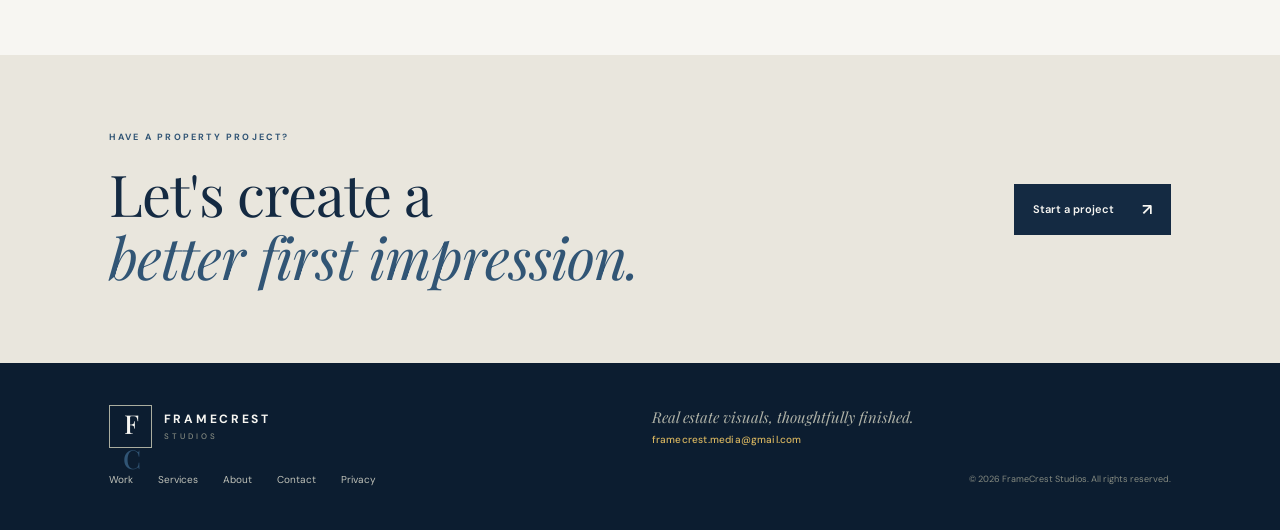
<file: virtual-staging.html>
<!doctype html>
<html lang="en">
<head>
  <meta charset="utf-8">
  <meta name="viewport" content="width=device-width, initial-scale=1">
  <meta name="description" content="Virtual staging for real estate listings. Digitally furnish empty rooms with considered furniture and décor to help buyers and renters picture the space.">
  <meta property="og:title" content="Virtual Staging Services for Real Estate | FrameCrest Studios">
  <meta property="og:description" content="Virtual staging for real estate listings. Digitally furnish empty rooms with considered furniture and décor to help buyers and renters picture the space.">
  <meta property="og:type" content="website">
  <meta property="og:url" content="https://framecrest.media/virtual-staging.html">
  <meta name="twitter:card" content="summary_large_image">
  <title>Virtual Staging Services for Real Estate | FrameCrest Studios</title>
  <link rel="canonical" href="https://framecrest.media/virtual-staging.html">
  <link rel="preconnect" href="https://fonts.googleapis.com">
  <link rel="preconnect" href="https://fonts.gstatic.com" crossorigin>
  <link href="https://fonts.googleapis.com/css2?family=DM+Sans:wght@400;500;600;700&family=Playfair+Display:wght@400;500;600&display=swap" rel="stylesheet">
  <link rel="stylesheet" href="styles.css">
  <link rel="icon" href="assets/favicon.svg" type="image/svg+xml">
  <script type="application/ld+json">{"@context":"https://schema.org","@type":"Service","name":"Virtual Staging Services for Real Estate","serviceType":"Virtual Staging Services for Real Estate","provider":{"@type":"Organization","name":"FrameCrest Studios","url":"https://framecrest.media/"},"areaServed":[{"@type":"Country","name":"United States"},{"@type":"Country","name":"Canada"}],"url":"https://framecrest.media/virtual-staging.html","description":"Virtual staging for real estate listings. Digitally furnish empty rooms with considered furniture and décor to help buyers and renters picture the space."}</script>
</head>
<body>
<a class="skip-link" href="#main">Skip to content</a>
<header class="site-header">
<a class="wordmark" href="index.html" aria-label="FrameCrest home"><span class="brand-mark">F<span>C</span></span><span class="brand-name">FRAMECREST<small>STUDIOS</small></span></a>
<button class="menu-toggle" aria-label="Open navigation" aria-expanded="false"><span></span><span></span></button>
<nav class="main-nav" aria-label="Main navigation"><a href="index.html">Home</a><a href="about.html">About</a><a href="portfolio.html">Work</a><a href="services.html">Services</a><a class="nav-contact" href="contact.html">Contact <span>↗</span></a><a class="nav-portal" href="https://dashboard.framecrest.media/">Client Portal <span>↗</span></a></nav>
</header>
<main id="main">
<section class="page-hero">
<p class="eyebrow">FRAMECREST STUDIOS · REAL ESTATE VISUAL PRODUCTION</p>
<h1>Virtual staging for real estate<br><em>spaces made easier to imagine.</em></h1>
<p>FrameCrest Studios provides digital virtual staging for property photographs, helping real estate professionals show how an empty room could be furnished and used.</p>
<div class="hero-actions"><a class="button button-dark" href="contact.html">Request a quote <span>↗</span></a><a class="text-link" href="services.html">Explore all services <span>→</span></a></div>
</section>
<section class="privacy-content section-pad">
<h2>Digital furniture and décor for empty rooms</h2><p>Virtual staging adds digital furniture, décor and styling to photographs of vacant or sparsely furnished rooms. It can help buyers and renters understand the possible use of a space before visiting in person.</p><h2>What virtual staging can include</h2><ul><li>Digital furnishing of empty living rooms, bedrooms, dining areas and other spaces</li><li>Furniture and décor selected for the room's purpose</li><li>Styling guided by your references or preferred design direction</li><li>Consistent presentation across multiple rooms in one property</li><li>Perspective, scale, lighting and shadow checks</li></ul><h2>Transparent property marketing</h2><p>Virtual staging is a digital visualisation, not a physical renovation or furnishing service. Staged images should be clearly identified or disclosed wherever required by the applicable listing platform, professional rules or local law. Staging should never be used to hide defects or change permanent property features.</p>
<h2>How the process works</h2>
<p>Share your source files, reference style, output requirements, project volume and preferred deadline. We review the brief, confirm scope and pricing, complete the agreed work, carry out a quality check and deliver the files in the agreed format.</p>
<h2>Who this service supports</h2>
<p>FrameCrest works with real estate photographers, photography and media studios, agents, brokerages, property managers and property marketing teams. One-off projects, recurring batches and approved white-label arrangements can be discussed.</p>
<h2>Frequently asked questions</h2>
<h3>Can you stage several rooms in one property?</h3><p>Yes. Include the rooms and desired style in the project brief so the scope can be confirmed.</p><h3>Can I request a particular interior design style?</h3><p>Yes. Provide visual references or describe the look you want the team to follow.</p><h3>Will staged images be labelled?</h3><p>We recommend clear identification as virtually staged and follow the disclosure requirements specified for the project and its intended listing platform.</p>
</section>
<section class="page-cta"><div><p class="eyebrow">HAVE A PROPERTY PROJECT?</p><h2>Let's create a<br><em>better first impression.</em></h2></div><a class="button button-dark" href="contact.html">Start a project <span>↗</span></a></section>
</main>
<footer class="site-footer"><a class="wordmark footer-wordmark" href="index.html"><span class="brand-mark">F<span>C</span></span><span class="brand-name">FRAMECREST<small>STUDIOS</small></span></a><p>Real estate visuals, thoughtfully finished.<br><a class="footer-email" href="mailto:framecrest.media@gmail.com">framecrest.media@gmail.com</a></p><div class="footer-links"><a href="portfolio.html">Work</a><a href="services.html">Services</a><a href="about.html">About</a><a href="contact.html">Contact</a><a href="privacy.html">Privacy</a></div><small>© <span id="year"></span> FrameCrest Studios. All rights reserved.</small></footer>
<script src="config.js"></script><script src="script.js"></script>
</body></html>
</file>
<file: styles.css>
:root{--ink:#142a42;--paper:#f7f6f2;--cream:#e9eef2;--olive:#315575;--gold:#d6b45f;--muted:#8e9187;--line:rgba(25,28,25,.18);--serif:"Playfair Display",Georgia,serif;--sans:"DM Sans",Arial,sans-serif}*{box-sizing:border-box}html{scroll-behavior:smooth;scroll-padding-top:90px}body{margin:0;background:var(--paper);color:var(--ink);font-family:var(--sans);font-size:14px;line-height:1.7}a{color:inherit;text-decoration:none}img{display:block;width:100%;height:100%;object-fit:cover}.site-header{height:88px;padding:0 6.5%;display:flex;align-items:center;justify-content:space-between;border-bottom:1px solid var(--line);position:sticky;top:0;background:rgba(243,241,235,.96);backdrop-filter:blur(12px);z-index:20}.wordmark{display:flex;align-items:center;gap:12px}.brand-mark{font:500 26px var(--serif);letter-spacing:-3px;border:1px solid var(--ink);width:43px;height:43px;display:grid;place-items:center}.brand-mark span{color:var(--olive)}.brand-name{font-size:12px;font-weight:700;letter-spacing:2.7px;line-height:1.3}.brand-name small{display:block;font-size:8px;font-weight:500;letter-spacing:3px;color:var(--muted);margin-top:4px}.main-nav{display:flex;align-items:center;gap:38px;font-size:11px;font-weight:600;letter-spacing:.4px}.main-nav a:not(.nav-contact){color:#555b52}.main-nav a:hover,.text-link:hover{color:var(--olive)}.nav-contact{border:1px solid var(--ink);padding:11px 17px}.nav-contact span{margin-left:12px}.menu-toggle{display:none}.hero{min-height:650px;display:grid;grid-template-columns:48% 52%;position:relative;padding:55px 0 65px 8.5%;overflow:hidden}.hero-copy{align-self:center;padding:0 7% 0 0;position:relative;z-index:2}.eyebrow{font-size:9px;letter-spacing:2.2px;font-weight:700;color:var(--olive);display:flex;align-items:center;gap:12px;margin:0 0 25px}.eyebrow-line{height:1px;width:28px;background:var(--gold)}h1,h2,h3,p{margin-top:0}h1,h2{font-family:var(--serif);font-weight:400;letter-spacing:-1.7px;line-height:1.08}h1{font-size:clamp(58px,6.5vw,94px);margin:0 0 25px}h1 em,h2 em{font-weight:400;color:var(--olive)}.hero-intro{max-width:390px;color:#696e65;font-size:14px;line-height:1.9}.hero-actions{display:flex;align-items:center;gap:30px;margin-top:34px}.button{border:0;display:inline-flex;align-items:center;justify-content:space-between;gap:28px;padding:15px 19px;font:600 11px var(--sans);cursor:pointer;transition:transform .2s,background .2s}.button:hover{transform:translateY(-2px)}.button-dark{background:var(--ink);color:var(--paper)}.button-dark:hover{background:var(--olive)}.button span{font-size:16px}.text-link{font-size:11px;font-weight:700;border-bottom:1px solid var(--gold);padding-bottom:5px}.text-link span{padding-left:10px}.hero-note{margin-top:74px;font-size:8px;letter-spacing:1.7px;color:#8b8e83;display:flex;align-items:center;gap:10px}.note-dot{width:6px;height:6px;border-radius:50%;background:var(--olive)}.hero-visual{height:535px;position:relative}.hero-visual:before{content:"";position:absolute;left:-16px;top:16px;width:100%;height:100%;border:1px solid var(--gold);z-index:-1}.hero-visual img{object-position:center}.image-label{position:absolute;bottom:0;left:0;right:0;background:rgba(22,25,22,.72);color:white;padding:13px 19px;display:flex;justify-content:space-between;font-size:8px;letter-spacing:1.4px}.hero-side-note{position:absolute;right:2%;top:35%;writing-mode:vertical-rl;font-size:8px;letter-spacing:2px;color:#96998e}.intro-strip{background:var(--cream);padding:34px 8.5%;display:flex;align-items:center;justify-content:space-between}.intro-strip p{font:500 16px/1.8 var(--serif);letter-spacing:.4px;margin:0}.intro-strip em{font-style:normal;color:var(--olive)}.intro-strip>span{font-size:8px;letter-spacing:1.5px;color:#777b70}.section-pad{padding:115px 8.5%}.section-heading{display:flex;justify-content:space-between;align-items:end;gap:40px;margin-bottom:55px}.section-heading h2,.approach-copy h2,.contact-intro h2{font-size:clamp(45px,5vw,66px);margin:0}.section-description{max-width:310px;color:#777b72;font-size:12px;line-height:1.9;margin:0 0 5px}.work-grid{display:grid;grid-template-columns:1.2fr .8fr;gap:48px 26px;align-items:start}.work-card:nth-child(2){margin-top:100px}.work-card:nth-child(3){width:78%;margin-top:-35px}.work-card>a{display:block;height:390px;position:relative;overflow:hidden;background:var(--cream)}.work-large>a{height:510px}.work-card img{transition:transform .7s}.work-card:hover img{transform:scale(1.035)}.work-index{position:absolute;top:15px;left:16px;background:var(--paper);padding:6px 10px;font-size:9px}.work-caption{display:flex;justify-content:space-between;align-items:start;padding-top:17px}.work-caption h3{font:500 20px var(--serif);margin:0 0 4px}.work-caption p{font-size:8px;letter-spacing:1.6px;color:#878b81;margin:0}.work-caption>span{font-size:18px}.portfolio-note{font-size:10px;color:#898d83;margin:40px 0 0}.services-section{background:var(--ink);color:var(--paper)}.light-heading .eyebrow{color:#b1b69e}.light-heading h2 em{color:#b7b99f}.light-heading .section-description{color:#a6aaa0}.services-list{border-top:1px solid rgba(255,255,255,.22)}.services-list article{display:grid;grid-template-columns:65px 1fr 30px;gap:15px;padding:26px 0;border-bottom:1px solid rgba(255,255,255,.22);align-items:start}.services-list article>span{font:italic 16px var(--serif);color:var(--gold)}.services-list h3{font:400 24px var(--serif);margin:0 0 5px}.services-list p{color:#a7aaa2;font-size:11px;margin:0}.services-list b{font-weight:400;font-size:20px;color:var(--gold)}.services-footnote{color:#a7aaa2;font-size:10px;margin:25px 0 0}.approach-section{display:grid;grid-template-columns:1fr 1fr;gap:10%;align-items:center}.approach-image{height:540px;position:relative}.approach-image span{position:absolute;bottom:0;left:0;background:var(--ink);color:var(--paper);padding:13px 17px;font-size:8px;letter-spacing:1.6px}.approach-copy .eyebrow{margin-bottom:25px}.approach-copy>p:not(.eyebrow){font-size:12px;line-height:2;color:#777b72;margin:25px 0}.approach-copy .text-link{display:inline-block;margin-top:8px}.process-section{background:#e9e6dd}.process-grid{display:grid;grid-template-columns:repeat(4,1fr);gap:30px;margin-top:55px}.process-grid article{border-top:1px solid #a4a391;padding-top:18px}.process-grid article>span{font:italic 16px var(--serif);color:var(--olive)}.process-grid h3{font:500 19px var(--serif);margin:27px 0 8px}.process-grid p{font-size:11px;color:#777b72;line-height:1.9}.contact-section{background:#142a42;color:var(--paper);display:grid;grid-template-columns:.9fr 1.1fr;gap:12%;}.contact-intro .eyebrow{color:#b9bea5}.contact-intro h2{font-size:clamp(48px,5vw,68px)}.contact-intro h2 em{color:#b8b99f}.contact-intro>p:not(.eyebrow){color:#a7aaa1;max-width:330px;font-size:12px;line-height:1.9;margin:25px 0}.contact-whatsapp{display:inline-block;border-bottom:1px solid var(--gold);padding-bottom:7px;font-size:10px;color:#deded3;margin-top:15px}.contact-whatsapp span{padding-left:12px;color:var(--gold)}.contact-form{display:flex;flex-direction:column;gap:19px}.form-row{display:grid;grid-template-columns:1fr 1fr;gap:18px}.contact-form label{display:flex;flex-direction:column;gap:8px;color:#d1d2c9;font-size:10px;letter-spacing:.5px}.contact-form input,.contact-form select,.contact-form textarea{width:100%;background:transparent;color:white;border:0;border-bottom:1px solid #686d62;padding:11px 0;font:12px var(--sans);outline:none;border-radius:0}.contact-form select option{color:var(--ink)}.contact-form input:focus,.contact-form select:focus,.contact-form textarea:focus{border-color:var(--gold)}.contact-form textarea{resize:vertical}.contact-form input::placeholder,.contact-form textarea::placeholder{color:#858a80}.button-light{background:var(--paper);color:var(--ink);align-self:start;min-width:160px;margin-top:4px}.button-light:hover{background:#d3d0c4}.form-status{font-size:10px;color:#aeb1a6;margin:0;min-height:20px}.site-footer{background:#0c1d30;color:var(--paper);padding:42px 8.5%;display:grid;grid-template-columns:1fr 1fr;gap:23px;align-items:center}.footer-wordmark .brand-mark{border-color:#aaaD9f}.footer-wordmark .brand-name small{color:#858a80}.site-footer>p{font:italic 15px var(--serif);color:#aeb1a6;margin:0}.footer-links{display:flex;gap:25px;font-size:10px;color:#c0c2b9}.footer-links a:hover{color:var(--gold)}.site-footer>small{justify-self:end;font-size:9px;color:#858a80}.floating-whatsapp{position:fixed;right:22px;bottom:22px;z-index:15;width:48px;height:48px;border-radius:50%;background:#66765b;color:white;display:grid;place-items:center;font-size:11px;font-weight:700;box-shadow:0 5px 22px #0002;transition:transform .2s}.floating-whatsapp:hover{transform:translateY(-3px)}@media(max-width:900px){.site-header{padding:0 5%;height:75px}.main-nav{gap:20px}.hero{padding-left:6%;grid-template-columns:48% 52%;min-height:570px}.hero-visual{height:460px}.hero-note{margin-top:45px}.section-pad{padding:85px 6%}.approach-section{gap:7%}.approach-image{height:460px}.contact-section{gap:7%}}@media(max-width:650px){html{scroll-padding-top:72px}.site-header{height:72px}.brand-mark{width:38px;height:38px;font-size:23px}.menu-toggle{display:flex;border:0;background:none;flex-direction:column;gap:6px;padding:10px}.menu-toggle span{width:23px;height:1px;background:var(--ink)}.main-nav{display:none;position:absolute;top:71px;left:0;right:0;background:var(--paper);padding:22px 6%;border-bottom:1px solid var(--line);flex-direction:column;align-items:stretch;gap:17px}.main-nav.open{display:flex}.nav-contact{display:flex;justify-content:space-between}.hero{display:flex;flex-direction:column;padding:55px 6% 50px;gap:38px}.hero-copy{padding:0}.hero h1{font-size:66px}.hero-note{margin-top:45px}.hero-visual{height:370px;margin:0 8px 0 0}.hero-side-note{display:none}.intro-strip{padding:27px 6%;display:block}.intro-strip p{font-size:14px}.intro-strip>span{display:block;margin-top:13px}.section-pad{padding:75px 6%}.section-heading{display:block;margin-bottom:37px}.section-heading h2,.approach-copy h2,.contact-intro h2{font-size:51px}.section-description{margin-top:22px}.work-grid{grid-template-columns:1fr;gap:36px}.work-large>a,.work-card>a{height:390px}.work-card:nth-child(2){margin-top:0}.work-card:nth-child(3){width:100%;margin-top:0}.services-list article{grid-template-columns:35px 1fr 20px;gap:10px}.services-list h3{font-size:21px}.approach-section{grid-template-columns:1fr;gap:45px}.approach-image{height:390px}.approach-copy>p:not(.eyebrow){margin:19px 0}.process-grid{grid-template-columns:1fr 1fr;gap:30px 20px;margin-top:36px}.process-grid h3{margin-top:17px}.contact-section{grid-template-columns:1fr;gap:45px}.form-row{grid-template-columns:1fr;gap:19px}.site-footer{padding:35px 6%;grid-template-columns:1fr;gap:17px}.site-footer>small{justify-self:start}.footer-links{flex-wrap:wrap;gap:18px}.floating-whatsapp{right:15px;bottom:15px}}@media(prefers-reduced-motion:reduce){html{scroll-behavior:auto}*,*:before,*:after{transition:none!important}}
/* Dedicated inner pages */
.page-hero{padding:100px 8.5% 85px;background:var(--cream)}
.page-hero .eyebrow{margin-bottom:25px}
.page-hero h1{font-size:clamp(56px,6.5vw,82px);margin:0 0 22px}
.page-hero>p:not(.eyebrow){max-width:520px;font-size:13px;line-height:1.95;color:#72776d;margin:0}
.portfolio-page-grid{row-gap:50px}
.portfolio-page-grid .work-card:nth-child(2){margin-top:75px}
.portfolio-page-grid .work-card:nth-child(3){width:100%;margin-top:0}
.portfolio-page-grid .work-card:nth-child(4){margin-top:35px}
.portfolio-page-grid .work-card:nth-child(5){width:88%;margin-top:-20px}
.page-services{padding:75px 8.5% 95px}
.page-services .services-list{border-top:1px solid rgba(255,255,255,.22)}
.page-contact{padding:75px 8.5% 105px}
.about-page{padding-top:90px;padding-bottom:100px}
.page-cta{padding:75px 8.5%;display:flex;align-items:center;justify-content:space-between;gap:35px;background:#e9e6dd}
.page-cta .eyebrow{margin-bottom:16px}
.page-cta h2{font:400 clamp(38px,4.5vw,58px)/1.1 var(--serif);letter-spacing:-1px;margin:0}
.page-cta h2 em{color:var(--olive)}
@media(max-width:900px){.page-hero{padding:80px 6% 70px}.page-services,.page-contact{padding-left:6%;padding-right:6%}.portfolio-page-grid .work-card:nth-child(2){margin-top:55px}}
@media(max-width:650px){.page-hero{padding:65px 6% 58px}.page-hero h1{font-size:58px}.page-services{padding-top:55px;padding-bottom:70px}.page-contact{padding:55px 6% 75px}.portfolio-page-grid .work-card:nth-child(n){width:100%;margin-top:0}.page-cta{padding:55px 6%;display:block}.page-cta .button{margin-top:25px}.about-page{padding-top:60px;padding-bottom:70px}}

/* --- Refinements: accessibility, navigation and interaction --- */
[hidden]{display:none!important}
::selection{background:#d7d0bd;color:var(--ink)}
:focus-visible{outline:2px solid var(--olive);outline-offset:4px}
.skip-link{position:fixed;top:10px;left:10px;z-index:1000;background:var(--ink);color:var(--paper);padding:12px 16px;font-size:12px;transform:translateY(-160%);transition:transform .2s}
.skip-link:focus{transform:translateY(0)}
.main-nav a[aria-current="page"]{color:var(--ink);position:relative}
.main-nav a[aria-current="page"]:not(.nav-contact):after{content:"";height:2px;background:var(--gold);position:absolute;left:0;right:0;bottom:-9px}
.main-nav .nav-contact[aria-current="page"]{background:var(--ink);color:var(--paper)}
.work-card>a:focus-visible,.wordmark:focus-visible,.footer-links a:focus-visible{outline-offset:5px}
.services-list article{transition:padding-left .25s ease,border-color .25s ease}
.services-list article:hover{padding-left:9px;border-color:var(--gold)}
.contact-form button:disabled{cursor:not-allowed;opacity:.62;transform:none;background:#c9c6bb;color:#41443d}
.contact-form button[aria-busy="true"]{opacity:.75;cursor:progress}
.contact-whatsapp[aria-disabled="true"]{opacity:.72;cursor:default}
.form-trap{position:absolute!important;width:1px!important;height:1px!important;padding:0!important;margin:-1px!important;overflow:hidden!important;clip:rect(0,0,0,0)!important;white-space:nowrap!important;border:0!important}
.form-status{line-height:1.7}
.will-reveal{opacity:0;transform:translateY(18px);transition:opacity .65s ease,transform .65s ease}
.will-reveal.is-visible{opacity:1;transform:translateY(0)}
.hero-visual img,.approach-image img,.work-card img{background:#dedbd2}
img{color:#747b61}
@media(max-width:650px){
  .main-nav a[aria-current="page"]:not(.nav-contact):after{bottom:-4px;right:auto;width:28px}
  .main-nav .nav-contact[aria-current="page"]{color:var(--paper)}
  .hero h1{letter-spacing:-2.2px}
  .hero-intro{font-size:13px}
  .work-card>a{height:clamp(285px,90vw,390px)}
  .contact-form{gap:22px}
  .contact-form label{font-size:11px}
  .site-footer .brand-name{letter-spacing:2.1px}
}
@media(prefers-reduced-motion:reduce){
  .will-reveal{opacity:1;transform:none;transition:none}
  .services-list article{transition:none}
}

.not-found{min-height:62vh;padding:110px 8.5%;display:flex;flex-direction:column;align-items:flex-start;justify-content:center}
.not-found h1{font-size:clamp(58px,7vw,90px);margin:0 0 22px}
.not-found>p:not(.eyebrow){max-width:430px;color:#72776d;font-size:13px;line-height:1.9;margin:0 0 30px}
@media(max-width:650px){.not-found{min-height:65vh;padding:75px 6%}.not-found h1{font-size:60px}}

/* =========================================================
   FRAMECREST SERVICES PAGE — navy, ivory and warm gold system
   ========================================================= */
.services-page{
  --ink:#142a42;
  --paper:#f7f6f2;
  --cream:#e9eef2;
  --olive:#315575;
  --gold:#d6b45f;
  --muted:#7e8995;
  --line:rgba(20,42,66,.16);
  background:var(--paper);
}
.services-page .site-header{background:rgba(247,246,242,.97);border-color:rgba(20,42,66,.13)}
.services-page .brand-mark{border-color:var(--ink)}
.services-page .brand-mark span{color:var(--gold)}
.services-page .brand-name small{color:#718094}
.services-page .main-nav a[aria-current="page"]{color:var(--ink)}
.services-page .main-nav .nav-contact[aria-current="page"]{background:var(--ink);color:white}
.services-page .site-footer{background:#0c1d30;color:#f7f6f2}
.services-page .footer-wordmark .brand-mark{border-color:#e5e1d6}
.services-page .footer-wordmark .brand-mark span{color:var(--gold)}
.services-page .footer-links a:hover{color:var(--gold)}
.services-page .floating-whatsapp{background:#315575}

/* Services hero */
.services-hero{min-height:620px;background:#142a42;color:#f7f6f2;display:grid;grid-template-columns:1.03fr .97fr;overflow:hidden}
.services-hero-copy{padding:80px 7.5% 46px 12%;display:flex;flex-direction:column;align-items:flex-start;justify-content:center}
.services-kicker{display:flex;align-items:center;gap:12px;color:#e0c477;font-size:9px;font-weight:700;letter-spacing:2.1px;margin:0 0 25px}
.services-kicker span{width:32px;height:1px;background:#d6b45f}
.services-hero h1{font:500 clamp(48px,5vw,70px)/1.08 var(--sans);letter-spacing:-2.7px;margin:0 0 22px;color:#f7f6f2}
.services-hero h1 em{font:italic 400 .98em var(--serif);color:#e0c477;letter-spacing:-1.7px}
.services-hero-lead{font:400 19px/1.5 var(--serif);color:#e6e5df;max-width:440px;margin:0 0 14px}
.services-hero-body{font-size:12px;line-height:2;color:#c0c9d1;max-width:490px;margin:0}
.services-hero-actions{display:flex;align-items:center;gap:27px;flex-wrap:wrap;margin-top:32px}
.button-gold{background:#d6b45f;color:#142a42;font-weight:700}
.button-gold:hover{background:#e8ca7e;color:#142a42}
.services-quiet-link{font-size:10px;color:#f1eee6;border-bottom:1px solid rgba(214,180,95,.65);padding-bottom:6px}
.services-quiet-link span{padding-left:10px;color:#e0c477}
.services-hero-index{margin-top:57px;padding-top:17px;border-top:1px solid rgba(255,255,255,.2);width:100%;max-width:450px;display:flex;justify-content:space-between;gap:10px;font-size:8px;letter-spacing:1.7px;color:#abb7c2}
.services-hero-index b{color:#e0c477}
.services-hero-visual{position:relative;min-height:620px;background:#1d3b59}
.services-hero-visual:before{content:"";position:absolute;inset:0;background:linear-gradient(90deg,rgba(20,42,66,.32),transparent 45%),linear-gradient(0deg,rgba(9,24,40,.65),transparent 45%);z-index:1;pointer-events:none}
.services-hero-visual>img{position:absolute;inset:0;object-fit:cover;object-position:center;width:100%;height:100%}
.services-hero-visual>p{position:absolute;z-index:2;bottom:23px;left:27px;margin:0;color:#fff;font-size:8px;letter-spacing:2px}
.services-hero-stamp{position:absolute;z-index:2;top:26px;right:26px;border:1px solid rgba(255,255,255,.65);width:82px;height:82px;border-radius:50%;display:flex;flex-direction:column;align-items:center;justify-content:center;color:#fff;background:rgba(20,42,66,.2);backdrop-filter:blur(4px)}
.services-hero-stamp span{font-size:6px;letter-spacing:1.5px}
.services-hero-stamp b{font:500 27px var(--serif);color:#e0c477;line-height:1.2}

/* Intro and audiences */
.services-page .section-pad{padding:95px 8.5%}
.services-promise{display:grid;grid-template-columns:.92fr 1.08fr;gap:9%;align-items:center;background:#f7f6f2}
.services-promise .promise-heading h2,.catalogue-heading h2,.process-heading h2,.why-content h2,.standards-intro h2,.pricing-heading h2,.faq-heading h2{font:400 clamp(40px,4.5vw,58px)/1.12 var(--serif);letter-spacing:-1.3px;margin:0}
.services-promise h2 em,.catalogue-heading h2 em,.process-heading h2 em,.why-content h2 em,.standards-intro h2 em,.pricing-heading h2 em,.faq-heading h2 em{color:#315575;font-style:italic}
.promise-copy p{font-size:12px;line-height:2;color:#626e7a;margin:0 0 17px}
.promise-copy .text-link{display:inline-block;margin-top:7px;color:#142a42}
.service-audience{background:#e9eef2;padding-top:66px!important;padding-bottom:75px!important}
.audience-topline{display:flex;align-items:center;justify-content:space-between;gap:15px;margin-bottom:28px}
.audience-topline .eyebrow{margin:0}
.audience-topline>span{font-size:8px;letter-spacing:1.6px;color:#7e8995}
.audience-grid{display:grid;grid-template-columns:repeat(4,1fr);gap:13px}
.audience-grid article{min-height:190px;background:#f7f6f2;border-top:3px solid #d6b45f;padding:22px 20px;display:flex;flex-direction:column;justify-content:space-between}
.audience-grid article>span{font:italic 15px var(--serif);color:#b28f3f}
.audience-grid h3{font:500 19px/1.25 var(--serif);margin:16px 0 9px;color:#142a42}
.audience-grid p{font-size:10px;line-height:1.8;color:#6e7a87;margin:0}

/* Service catalogue */
.services-catalogue{background:#f7f6f2;padding-top:105px!important;padding-bottom:105px!important}
.catalogue-heading{max-width:670px;margin-bottom:62px}
.catalogue-heading h2{font-size:clamp(43px,5.1vw,65px);margin-bottom:17px}
.catalogue-heading>p:last-child{font-size:12px;line-height:1.9;color:#687684;max-width:510px;margin:0}
.service-detail{display:grid;grid-template-columns:1.02fr .98fr;gap:7%;align-items:center;padding:58px 0;border-top:1px solid rgba(20,42,66,.17)}
.service-detail:last-child{border-bottom:1px solid rgba(20,42,66,.17)}
.service-staging .service-detail-visual,.service-video .service-detail-visual{order:2}
.service-detail-visual{min-width:0;position:relative;background:#e9eef2;overflow:hidden}
.service-detail-visual img{width:100%;height:auto;aspect-ratio:1.34;object-fit:cover;display:block;transition:transform .7s}
.service-detail-visual:hover img{transform:scale(1.025)}
.visual-caption{display:block;background:#142a42;color:#f7f6f2;font-size:8px;letter-spacing:1.8px;padding:13px 16px}
.service-number{display:flex;align-items:center;gap:13px;color:#b18f42;font:italic 19px var(--serif);margin-bottom:18px}
.service-number span{font:700 8px var(--sans);letter-spacing:1.6px;color:#84909b}
.service-detail-copy h3{font:500 clamp(35px,3.6vw,49px)/1.1 var(--sans);letter-spacing:-1.5px;color:#142a42;margin:0 0 15px}
.service-detail-copy h3 em{font:italic 400 1em var(--serif);color:#315575;letter-spacing:-.7px}
.service-summary{font:500 16px/1.55 var(--serif);color:#334c63;margin:0 0 17px}
.service-detail-copy>p:not(.service-summary):not(.service-disclosure){font-size:11px;line-height:1.95;color:#687684;margin:0 0 22px}
.service-detail-copy h4{font-size:9px;letter-spacing:1.7px;text-transform:uppercase;color:#142a42;margin:23px 0 13px}
.service-checklist{display:grid;grid-template-columns:1fr 1fr;gap:9px 19px;padding:0;margin:0;list-style:none}
.service-checklist li{position:relative;padding-left:17px;font-size:10px;line-height:1.65;color:#596a79}
.service-checklist li:before{content:"";position:absolute;left:0;top:7px;width:6px;height:6px;background:#d6b45f}
.service-fit{display:flex;flex-direction:column;gap:5px;padding:13px 15px;background:#e9eef2;margin-top:22px}
.service-fit b{font-size:8px;letter-spacing:1.6px;text-transform:uppercase;color:#315575}
.service-fit span{font-size:10px;line-height:1.6;color:#647382}
.service-disclosure{font-size:10px;line-height:1.8;color:#596a79;background:#f0ede3;border-left:3px solid #d6b45f;padding:12px 14px;margin:16px 0 0}
.service-disclosure b{color:#142a42}
.service-text-link{display:inline-flex;gap:12px;align-items:center;color:#142a42;font-size:10px;font-weight:700;border-bottom:1px solid #d6b45f;padding-bottom:6px;margin-top:19px}
.service-text-link span{color:#b18f42;font-size:15px}

/* Process, values and standards */
.service-process{background:#142a42;color:#f7f6f2;display:grid;grid-template-columns:.72fr 1.28fr;gap:9%}
.process-heading .eyebrow{color:#e0c477}
.process-heading h2{color:#f7f6f2}
.process-heading h2 em{color:#e0c477}
.process-heading>p:last-child{font-size:11px;line-height:1.9;color:#bdc8d2;max-width:310px;margin:22px 0 0}
.process-steps{border-top:1px solid rgba(255,255,255,.25)}
.process-steps article{display:grid;grid-template-columns:53px 1fr;gap:14px;padding:17px 0;border-bottom:1px solid rgba(255,255,255,.22)}
.process-steps article>span{font:italic 20px var(--serif);color:#dfbf69}
.process-steps h3{font:500 18px var(--serif);color:#fff;margin:0 0 3px}
.process-steps p{font-size:10px;line-height:1.8;color:#b8c3cd;margin:0}
.why-framecrest{display:grid;grid-template-columns:.86fr 1.14fr;gap:8%;align-items:center;background:#e9eef2}
.why-image{position:relative;min-height:500px;overflow:hidden}
.why-image>img{position:absolute;inset:0;width:100%;height:100%;object-fit:cover}
.why-image-note{position:absolute;bottom:0;left:0;right:0;background:#142a42;color:#fff;padding:19px 21px;display:flex;flex-direction:column;gap:5px}
.why-image-note span{font-size:8px;letter-spacing:1.8px;color:#e0c477}
.why-image-note b{font:400 17px var(--serif)}
.why-content h2{margin-bottom:27px}
.why-points{border-top:1px solid rgba(20,42,66,.2)}
.why-points article{display:grid;grid-template-columns:34px 1fr;gap:12px;padding:16px 0;border-bottom:1px solid rgba(20,42,66,.17)}
.why-points article>span{font:italic 15px var(--serif);color:#b18f42}
.why-points h3{font:500 16px var(--serif);color:#142a42;margin:0 0 3px}
.why-points p{font-size:10px;line-height:1.8;color:#657382;margin:0}
.service-standards{background:#f7f6f2}
.standards-intro{max-width:720px;margin-bottom:38px}
.standards-intro .eyebrow{margin-bottom:18px}
.standards-intro>p:last-child{max-width:660px;font-size:12px;line-height:1.9;color:#687684;margin:18px 0 0}
.standards-grid{display:grid;grid-template-columns:repeat(3,1fr);gap:12px}
.standards-grid article{display:flex;align-items:flex-start;gap:12px;background:#e9eef2;padding:19px 17px;min-height:120px}
.standards-grid article>span{width:22px;height:22px;flex:0 0 22px;border-radius:50%;background:#d6b45f;color:#142a42;display:grid;place-items:center;font-size:11px;font-weight:700}
.standards-grid h3{font:500 15px/1.3 var(--serif);color:#142a42;margin:0 0 6px}
.standards-grid p{font-size:9px;line-height:1.8;color:#657382;margin:0}

/* Pricing and FAQs */
.service-pricing{background:#e9eef2}
.pricing-heading{max-width:650px;margin-bottom:35px}
.pricing-heading h2{margin-bottom:15px}
.pricing-heading>p:last-child{font-size:11px;line-height:1.9;color:#657382;margin:0;max-width:560px}
.pricing-options{display:grid;grid-template-columns:repeat(3,1fr);gap:14px}
.pricing-options article{background:#f7f6f2;border:1px solid rgba(20,42,66,.13);border-top:3px solid #d6b45f;padding:24px 22px;display:flex;flex-direction:column;min-height:220px}
.pricing-options article>span{font:italic 15px var(--serif);color:#b18f42}
.pricing-options h3{font:500 21px var(--serif);color:#142a42;margin:19px 0 9px}
.pricing-options p{font-size:10px;line-height:1.8;color:#687684;margin:0 0 18px}
.pricing-options b{font-size:8px;letter-spacing:1.3px;text-transform:uppercase;color:#315575;margin-top:auto}
.pricing-note{font-size:9px;line-height:1.8;color:#6e7a87;margin:19px 0 0}
.service-faq{background:#f7f6f2;display:grid;grid-template-columns:.68fr 1.32fr;gap:9%}
.faq-heading h2{font-size:clamp(38px,4.1vw,53px)}
.faq-list{border-top:1px solid rgba(20,42,66,.2)}
.faq-list details{border-bottom:1px solid rgba(20,42,66,.2);padding:18px 0}
.faq-list summary{list-style:none;cursor:pointer;position:relative;padding-right:35px;font:500 16px var(--serif);color:#142a42}
.faq-list summary::-webkit-details-marker{display:none}
.faq-list summary:after{content:"+";position:absolute;right:3px;top:-2px;font:400 22px var(--sans);color:#b18f42}
.faq-list details[open] summary:after{content:"−"}
.faq-list details p{font-size:10px;line-height:1.9;color:#687684;max-width:660px;margin:13px 35px 0 0}
.services-final-cta{background:#0c1d30;color:#f7f6f2;padding:72px 8.5%;display:flex;align-items:center;justify-content:space-between;gap:45px}
.services-final-cta h2{font:500 clamp(33px,4.1vw,53px)/1.15 var(--sans);letter-spacing:-1.7px;color:#fff;margin:0 0 16px}
.services-final-cta h2 em{font:italic 400 1em var(--serif);color:#e0c477}
.services-final-cta>div:first-child>p:last-child{font-size:11px;line-height:1.9;color:#bbc5ce;max-width:550px;margin:0}
.final-cta-actions{display:flex;flex-direction:column;align-items:flex-start;gap:15px;min-width:190px}
.final-cta-link{color:#f7f6f2;font-size:10px;border-bottom:1px solid #d6b45f;padding-bottom:6px}
.final-cta-link span{color:#e0c477;padding-left:10px}
.services-page .footer-wordmark .brand-name small{color:#aab6c2}

/* Services page responsive layouts */
@media(max-width:950px){
  .services-hero{grid-template-columns:1fr 1fr}
  .services-hero-copy{padding-left:8%}
  .services-hero h1{font-size:clamp(42px,5vw,58px)}
  .services-page .section-pad{padding-left:6%;padding-right:6%}
  .audience-grid{grid-template-columns:repeat(2,1fr)}
  .service-detail{gap:5%}
  .service-process{grid-template-columns:.8fr 1.2fr;gap:5%}
  .why-framecrest{gap:5%}
}
@media(max-width:680px){
  .services-hero{grid-template-columns:1fr}
  .services-hero-copy{padding:64px 6% 40px}
  .services-hero h1{font-size:clamp(43px,11vw,62px);letter-spacing:-2.2px}
  .services-hero-visual{min-height:320px;height:68vw;max-height:440px}
  .services-hero-index{margin-top:37px}
  .services-hero-stamp{width:70px;height:70px}
  .services-page .section-pad{padding:65px 6%}
  .services-promise{grid-template-columns:1fr;gap:24px}
  .services-promise .promise-heading h2,.catalogue-heading h2,.process-heading h2,.why-content h2,.standards-intro h2,.pricing-heading h2,.faq-heading h2{font-size:43px}
  .audience-topline{align-items:flex-start;flex-direction:column;gap:7px}
  .audience-grid{grid-template-columns:1fr 1fr;gap:9px}
  .audience-grid article{min-height:176px;padding:17px 14px}
  .audience-grid h3{font-size:17px}
  .catalogue-heading{margin-bottom:35px}
  .service-detail{grid-template-columns:1fr;gap:25px;padding:39px 0}
  .service-staging .service-detail-visual,.service-video .service-detail-visual{order:0}
  .service-detail-visual img{aspect-ratio:1.28}
  .service-detail-copy h3{font-size:42px}
  .service-summary{font-size:15px}
  .service-checklist{grid-template-columns:1fr 1fr;gap:8px 12px}
  .service-checklist li{font-size:9px}
  .service-process{grid-template-columns:1fr;gap:34px}
  .process-steps article{grid-template-columns:42px 1fr;padding:15px 0}
  .why-framecrest{grid-template-columns:1fr;gap:35px}
  .why-image{min-height:360px}
  .standards-grid{grid-template-columns:1fr 1fr;gap:9px}
  .standards-grid article{padding:15px 13px;min-height:135px}
  .pricing-options{grid-template-columns:1fr;gap:10px}
  .pricing-options article{min-height:180px}
  .service-faq{grid-template-columns:1fr;gap:26px}
  .faq-list summary{font-size:15px}
  .services-final-cta{padding:60px 6%;display:block}
  .services-final-cta h2{font-size:39px}
  .final-cta-actions{margin-top:28px}
}
@media(max-width:390px){
  .audience-grid{grid-template-columns:1fr}
  .audience-grid article{min-height:145px}
  .service-checklist{grid-template-columns:1fr}
  .standards-grid{grid-template-columns:1fr}
  .services-hero-actions{align-items:flex-start;flex-direction:column;gap:15px}
}
@media(prefers-reduced-motion:reduce){
  .service-detail-visual img{transition:none}
  .services-list article{transition:none}
}


/* Homepage refinements: consistent gallery sizing and profile-led details */
.home-page .work-grid{
  grid-template-columns:repeat(3,minmax(0,1fr));
  gap:28px;
  align-items:start;
}
.home-page .work-card:nth-child(2),
.home-page .work-card:nth-child(3){
  width:auto;
  margin-top:0;
}
.home-page .work-card>a,
.home-page .work-large>a{
  height:auto;
  aspect-ratio:4 / 3;
}
.home-page .work-card img{
  width:100%;
  height:100%;
  object-fit:cover;
  object-position:center;
}
.home-page .process-grid{
  grid-template-columns:repeat(5,minmax(0,1fr));
  gap:22px;
}
.home-page .process-note{
  max-width:900px;
  margin:34px 0 0;
  padding:17px 20px;
  border-left:3px solid var(--gold);
  background:var(--cream);
  color:#687684;
  font-size:11px;
  line-height:1.85;
}
.home-page .process-note strong{
  color:var(--ink);
}
.home-page .approach-points{
  display:flex;
  flex-wrap:wrap;
  gap:8px;
  margin-top:25px;
}
.home-page .approach-points span{
  display:inline-flex;
  align-items:center;
  min-height:30px;
  padding:7px 10px;
  border:1px solid rgba(20,42,66,.2);
  color:#687684;
  font-size:7px;
  font-weight:700;
  letter-spacing:1.1px;
}
@media(max-width:900px){
  .home-page .work-grid{
    grid-template-columns:repeat(3,minmax(0,1fr));
    gap:18px;
  }
  .home-page .process-grid{
    grid-template-columns:repeat(3,minmax(0,1fr));
    gap:25px 18px;
  }
}
@media(max-width:650px){
  .home-page .work-grid{
    grid-template-columns:1fr;
    gap:31px;
  }
  .home-page .work-card>a,
  .home-page .work-large>a{
    aspect-ratio:4 / 3;
  }
  .home-page .process-grid{
    grid-template-columns:repeat(2,minmax(0,1fr));
    gap:25px 18px;
  }
  .home-page .approach-points{
    gap:7px;
  }
  .home-page .approach-points span{
    font-size:7px;
    padding:7px 8px;
  }
}


/* Homepage selected work: four equal cards in a 2 x 2 gallery */
.home-page .work-grid{
  grid-template-columns:repeat(2,minmax(0,1fr));
  gap:34px 28px;
  align-items:start;
}
.home-page .work-card:nth-child(2),
.home-page .work-card:nth-child(3),
.home-page .work-card:nth-child(4){
  width:auto;
  margin-top:0;
}
.home-page .work-card>a.work-image-open{
  display:block;
  position:relative;
  width:100%;
  height:auto;
  aspect-ratio:4 / 3;
  overflow:hidden;
  background:var(--cream);
  cursor:zoom-in;
}
.home-page .work-card>a.work-image-open img{
  width:100%;
  height:100%;
  object-fit:cover;
  object-position:center;
  transition:transform .55s ease,filter .35s ease;
}
.home-page .work-card>a.work-image-open:hover img,
.home-page .work-card>a.work-image-open:focus-visible img{
  transform:scale(1.045);
  filter:brightness(.84);
}
.home-page .work-zoom{
  position:absolute;
  right:0;
  bottom:0;
  padding:11px 15px;
  background:var(--ink);
  color:var(--paper);
  font-size:8px;
  font-weight:700;
  letter-spacing:1.5px;
  opacity:0;
  transform:translateY(5px);
  transition:opacity .25s ease,transform .25s ease;
}
.home-page .work-image-open:hover .work-zoom,
.home-page .work-image-open:focus-visible .work-zoom{
  opacity:1;
  transform:translateY(0);
}
.home-page .work-lightbox{
  width:min(92vw,1200px);
  max-width:none;
  max-height:92vh;
  margin:auto;
  padding:20px;
  overflow:visible;
  border:1px solid var(--gold);
  background:#0c1d30;
  color:var(--paper);
  box-shadow:0 24px 90px rgba(0,0,0,.45);
}
.home-page .work-lightbox::backdrop{
  background:rgba(7,17,29,.88);
  backdrop-filter:blur(5px);
}
.home-page .work-lightbox figure{
  display:flex;
  flex-direction:column;
  align-items:center;
  gap:14px;
  margin:0;
}
.home-page .work-lightbox figure img{
  display:block;
  width:100%;
  height:auto;
  max-height:calc(92vh - 105px);
  object-fit:contain;
  background:#0c1d30;
}
.home-page .work-lightbox figcaption{
  width:100%;
  padding:3px 54px 2px 3px;
  color:#e8e4d9;
  font:400 15px/1.5 var(--serif);
}
.home-page .work-lightbox-close{
  position:absolute;
  top:-17px;
  right:-17px;
  width:42px;
  height:42px;
  display:grid;
  place-items:center;
  border:1px solid var(--gold);
  border-radius:50%;
  background:var(--ink);
  color:var(--paper);
  font:400 27px/1 var(--sans);
  cursor:pointer;
  transition:background .2s,transform .2s;
}
.home-page .work-lightbox-close:hover{
  background:#315575;
  transform:rotate(90deg);
}
.home-page .work-lightbox:focus-visible,
.home-page .work-lightbox-close:focus-visible{
  outline:2px solid var(--gold);
  outline-offset:4px;
}
@media(max-width:650px){
  .home-page .work-grid{
    grid-template-columns:repeat(2,minmax(0,1fr));
    gap:24px 14px;
  }
  .home-page .work-card>a.work-image-open{
    aspect-ratio:4 / 3;
  }
  .home-page .work-caption{
    padding-top:11px;
    gap:8px;
  }
  .home-page .work-caption h3{
    font-size:16px;
    line-height:1.25;
  }
  .home-page .work-caption p{
    font-size:7px;
    line-height:1.5;
    letter-spacing:1px;
  }
  .home-page .work-zoom{
    padding:8px 9px;
    font-size:7px;
  }
  .home-page .work-lightbox{
    width:94vw;
    padding:12px;
  }
  .home-page .work-lightbox-close{
    top:-14px;
    right:-7px;
    width:36px;
    height:36px;
  }
  .home-page .work-lightbox figure img{
    max-height:calc(86vh - 90px);
  }
  .home-page .work-lightbox figcaption{
    font-size:13px;
  }
}
@media(prefers-reduced-motion:reduce){
  .home-page .work-image-open img,
  .home-page .work-zoom,
  .home-page .work-lightbox-close{
    transition:none;
  }
}


/* Selected work page: consistent two-column by six-row gallery */
.portfolio-page .portfolio-hero{
  background:var(--cream);
}
.portfolio-hero-tags{
  display:flex;
  flex-wrap:wrap;
  gap:9px;
  margin-top:28px;
}
.portfolio-hero-tags span{
  border:1px solid rgba(20,42,66,.2);
  padding:7px 11px;
  color:#536779;
  font-size:8px;
  font-weight:700;
  letter-spacing:1.3px;
}
.portfolio-gallery-section{
  padding-top:88px;
  padding-bottom:92px;
}
.portfolio-section-heading{
  display:flex;
  justify-content:space-between;
  align-items:end;
  gap:40px;
  margin-bottom:43px;
}
.portfolio-section-heading h2{
  font:400 clamp(42px,5vw,62px)/1.1 var(--serif);
  letter-spacing:-1.4px;
  margin:0;
}
.portfolio-section-heading h2 em{
  color:var(--olive);
}
.portfolio-section-heading>p{
  max-width:365px;
  margin:0 0 4px;
  color:#687684;
  font-size:11px;
  line-height:1.9;
}
.portfolio-page .portfolio-page-grid{
  display:grid;
  grid-template-columns:repeat(2,minmax(0,1fr));
  align-items:stretch;
  gap:42px 28px;
  row-gap:42px;
}
.portfolio-page .portfolio-work-card{
  width:auto;
  margin:0;
  min-width:0;
}
.portfolio-page .portfolio-work-card>a.work-image-open{
  display:block;
  width:100%;
  height:auto;
  aspect-ratio:4 / 3;
  position:relative;
  overflow:hidden;
  background:var(--cream);
  cursor:zoom-in;
}
.portfolio-page .portfolio-work-card>a.work-image-open img{
  display:block;
  width:100%;
  height:100%;
  object-fit:cover;
  object-position:center;
  transition:transform .55s ease,filter .35s ease;
}
.portfolio-page .portfolio-work-card--graphic>a.work-image-open img{
  object-fit:contain;
  padding:12px;
  background:#e9eef2;
}
.portfolio-page .portfolio-work-card>a.work-image-open:hover img,
.portfolio-page .portfolio-work-card>a.work-image-open:focus-visible img{
  transform:scale(1.045);
  filter:brightness(.84);
}
.portfolio-page .portfolio-work-card--graphic>a.work-image-open:hover img,
.portfolio-page .portfolio-work-card--graphic>a.work-image-open:focus-visible img{
  transform:scale(1.02);
}
.portfolio-page .work-zoom{
  position:absolute;
  right:0;
  bottom:0;
  padding:11px 15px;
  background:var(--ink);
  color:var(--paper);
  font-size:8px;
  font-weight:700;
  letter-spacing:1.5px;
  opacity:0;
  transform:translateY(5px);
  transition:opacity .25s ease,transform .25s ease;
}
.portfolio-page .work-image-open:hover .work-zoom,
.portfolio-page .work-image-open:focus-visible .work-zoom{
  opacity:1;
  transform:translateY(0);
}
.portfolio-page .work-caption{
  min-height:76px;
  padding-top:15px;
  gap:12px;
}
.portfolio-page .work-caption h3{
  font:500 19px/1.3 var(--serif);
}
.portfolio-page .work-caption p{
  font-size:8px;
  letter-spacing:1.5px;
}
.portfolio-page .portfolio-note{
  max-width:790px;
  padding-left:15px;
  border-left:2px solid var(--gold);
  line-height:1.9;
}
.portfolio-services{
  background:#e9eef2;
}
.portfolio-services .portfolio-section-heading{
  margin-bottom:36px;
}
.portfolio-service-grid{
  display:grid;
  grid-template-columns:repeat(2,minmax(0,1fr));
  gap:0 30px;
  border-top:1px solid rgba(20,42,66,.18);
}
.portfolio-service-grid article{
  display:grid;
  grid-template-columns:36px 1fr 20px;
  gap:12px;
  align-items:start;
  padding:23px 0;
  border-bottom:1px solid rgba(20,42,66,.18);
}
.portfolio-service-grid article>span{
  color:#b18f42;
  font:italic 16px var(--serif);
}
.portfolio-service-grid h3{
  color:var(--ink);
  font:500 19px/1.3 var(--serif);
  margin:0 0 7px;
}
.portfolio-service-grid p{
  color:#657382;
  font-size:10px;
  line-height:1.85;
  margin:0;
}
.portfolio-service-grid a{
  color:#b18f42;
  font-size:18px;
  transition:transform .2s ease;
}
.portfolio-service-grid a:hover{
  transform:translate(3px,-3px);
}
.portfolio-standards{
  display:grid;
  grid-template-columns:.85fr 1.15fr;
  gap:9%;
  align-items:center;
  background:var(--paper);
}
.portfolio-standards-copy h2{
  font:400 clamp(42px,4.7vw,59px)/1.1 var(--serif);
  letter-spacing:-1.4px;
  margin:0 0 20px;
}
.portfolio-standards-copy h2 em{
  color:var(--olive);
}
.portfolio-standards-copy>p:last-child{
  max-width:420px;
  color:#687684;
  font-size:11px;
  line-height:2;
  margin:0;
}
.portfolio-standard-points{
  border-top:1px solid rgba(20,42,66,.2);
}
.portfolio-standard-points article{
  display:grid;
  grid-template-columns:34px 1fr;
  gap:13px;
  padding:16px 0;
  border-bottom:1px solid rgba(20,42,66,.2);
}
.portfolio-standard-points b{
  color:#b18f42;
  font:italic 16px var(--serif);
}
.portfolio-standard-points h3{
  color:var(--ink);
  font:500 17px var(--serif);
  margin:0 0 4px;
}
.portfolio-standard-points p{
  color:#687684;
  font-size:10px;
  line-height:1.8;
  margin:0;
}

/* The same enlarged image preview is available on the homepage and work page. */
.portfolio-page .work-lightbox{
  width:min(92vw,1200px);
  max-width:none;
  max-height:92vh;
  margin:auto;
  padding:20px;
  overflow:visible;
  border:1px solid var(--gold);
  background:#0c1d30;
  color:var(--paper);
  box-shadow:0 24px 90px rgba(0,0,0,.45);
}
.portfolio-page .work-lightbox::backdrop{
  background:rgba(7,17,29,.88);
  backdrop-filter:blur(5px);
}
.portfolio-page .work-lightbox figure{
  display:flex;
  flex-direction:column;
  align-items:center;
  gap:14px;
  margin:0;
}
.portfolio-page .work-lightbox figure img{
  display:block;
  width:100%;
  height:auto;
  max-height:calc(92vh - 105px);
  object-fit:contain;
  background:#0c1d30;
}
.portfolio-page .work-lightbox figcaption{
  width:100%;
  padding:3px 54px 2px 3px;
  color:#e8e4d9;
  font:400 15px/1.5 var(--serif);
}
.portfolio-page .work-lightbox-close{
  position:absolute;
  top:-17px;
  right:-17px;
  width:42px;
  height:42px;
  display:grid;
  place-items:center;
  border:1px solid var(--gold);
  border-radius:50%;
  background:var(--ink);
  color:var(--paper);
  font:400 27px/1 var(--sans);
  cursor:pointer;
  transition:background .2s,transform .2s;
}
.portfolio-page .work-lightbox-close:hover{
  background:#315575;
  transform:rotate(90deg);
}
.portfolio-page .work-lightbox:focus-visible,
.portfolio-page .work-lightbox-close:focus-visible{
  outline:2px solid var(--gold);
  outline-offset:4px;
}
@media(max-width:900px){
  .portfolio-gallery-section{padding-left:6%;padding-right:6%}
  .portfolio-page .portfolio-page-grid{gap:30px 20px}
  .portfolio-standards{gap:6%}
}
@media(max-width:650px){
  .portfolio-hero-tags{gap:7px}
  .portfolio-hero-tags span{font-size:7px;padding:6px 8px}
  .portfolio-gallery-section{padding:62px 5% 70px}
  .portfolio-section-heading{
    display:block;
    margin-bottom:28px;
  }
  .portfolio-section-heading h2{font-size:42px}
  .portfolio-section-heading>p{margin-top:16px}
  .portfolio-page .portfolio-page-grid{
    grid-template-columns:repeat(2,minmax(0,1fr));
    gap:25px 12px;
  }
  .portfolio-page .portfolio-work-card>a.work-image-open{aspect-ratio:4 / 3}
  .portfolio-page .work-caption{
    min-height:68px;
    padding-top:10px;
    gap:7px;
  }
  .portfolio-page .work-caption h3{
    font-size:15px;
    line-height:1.25;
  }
  .portfolio-page .work-caption p{
    font-size:6px;
    letter-spacing:.9px;
    line-height:1.45;
  }
  .portfolio-page .work-caption>span{font-size:14px}
  .portfolio-page .work-zoom{padding:8px 9px;font-size:6px}
  .portfolio-page .portfolio-note{margin-top:28px;font-size:9px}
  .portfolio-services,.portfolio-standards{padding:65px 6%}
  .portfolio-service-grid{grid-template-columns:1fr}
  .portfolio-service-grid article{padding:17px 0}
  .portfolio-service-grid h3{font-size:17px}
  .portfolio-standards{grid-template-columns:1fr;gap:30px}
  .portfolio-standards-copy h2{font-size:43px}
  .portfolio-page .work-lightbox{width:94vw;padding:12px}
  .portfolio-page .work-lightbox-close{
    top:-14px;right:-7px;width:36px;height:36px;
  }
  .portfolio-page .work-lightbox figure img{max-height:calc(86vh - 90px)}
  .portfolio-page .work-lightbox figcaption{font-size:13px}
}
@media(prefers-reduced-motion:reduce){
  .portfolio-page .work-image-open img,
  .portfolio-page .work-zoom,
  .portfolio-page .work-lightbox-close,
  .portfolio-service-grid a{transition:none}
}


.portfolio-flexible-note{
  margin:28px 0 0;
  padding:18px 20px;
  border-left:3px solid var(--gold);
  background:var(--cream);
  color:#687684;
  font-size:10px;
  line-height:1.9;
}
.portfolio-flexible-note strong{
  color:var(--ink);
}
@media(max-width:650px){
  .portfolio-flexible-note{padding:15px 16px;font-size:9px}
}


/* Reset older staggered portfolio offsets so all 12 cards align evenly. */
.portfolio-page .portfolio-page-grid .portfolio-work-card:nth-child(n){
  width:auto;
  margin:0;
}


/* Tighter, balanced portfolio tiles: preserve the two-column tile design without uneven masonry gaps. */
.portfolio-page .portfolio-gallery-section{padding-top:68px;padding-bottom:76px}
.portfolio-page .portfolio-section-heading{margin-bottom:30px}
.portfolio-page .portfolio-page-grid{
  grid-template-columns:repeat(2,minmax(0,1fr));
  align-items:start;
  gap:30px 24px;
  row-gap:30px;
}
.portfolio-page .portfolio-page-grid .portfolio-work-card>a.work-image-open{
  width:100%;
  height:auto;
  aspect-ratio:4 / 3;
}
.portfolio-page .portfolio-page-grid .portfolio-work-card .work-caption{
  min-height:58px;
  padding-top:11px;
}
.portfolio-page .portfolio-page-grid .portfolio-work-card .work-caption h3{font-size:18px;line-height:1.25}
@media(max-width:900px){
  .portfolio-page .portfolio-gallery-section{padding-top:58px;padding-bottom:66px}
  .portfolio-page .portfolio-page-grid{gap:24px 18px}
}
@media(max-width:650px){
  .portfolio-page .portfolio-page-grid{grid-template-columns:repeat(2,minmax(0,1fr));gap:22px 14px}
  .portfolio-page .portfolio-page-grid .portfolio-work-card>a.work-image-open{aspect-ratio:4 / 3}
  .portfolio-page .portfolio-page-grid .portfolio-work-card .work-caption{min-height:64px;padding-top:9px}
  .portfolio-page .portfolio-page-grid .portfolio-work-card .work-caption h3{font-size:15px}
}


/* Navigation: make the About link easy to spot without changing the brand palette. */
.main-nav .nav-about{
  display:inline-flex;
  align-items:center;
  justify-content:center;
  padding:9px 13px;
  border:1px solid rgba(214,180,95,.85);
  background:rgba(214,180,95,.13);
  color:var(--ink)!important;
  font-weight:700;
  letter-spacing:.7px;
  transition:background .2s,border-color .2s,transform .2s;
}
.main-nav .nav-about:hover{
  background:rgba(214,180,95,.26);
  border-color:var(--gold);
  transform:translateY(-1px);
}
.main-nav .nav-about[aria-current="page"]{
  background:var(--gold);
  border-color:var(--gold);
  color:var(--ink)!important;
}
.main-nav .nav-about[aria-current="page"]:after{display:none}
@media(max-width:650px){
  .main-nav .nav-about{
    align-self:flex-start;
    padding:7px 12px;
  }
}

/* About page: a fuller studio story with clear service and trust sections. */
.about-page .about-hero{
  background:var(--cream);
  padding-top:92px;
  padding-bottom:84px;
}
.about-page .about-hero h1{
  font-size:clamp(58px,6.4vw,82px);
}
.about-page .about-hero>p:not(.eyebrow){
  max-width:600px;
}
.about-hero-actions{
  display:flex;
  align-items:center;
  gap:27px;
  margin-top:30px;
}
.about-story{
  display:grid;
  grid-template-columns:1fr 1fr;
  align-items:center;
  gap:9%;
  background:var(--paper);
}
.about-story-image{
  position:relative;
  min-height:480px;
  overflow:hidden;
  background:var(--cream);
}
.about-story-image img{
  position:absolute;
  inset:0;
  width:100%;
  height:100%;
  object-fit:cover;
}
.about-story-image>span{
  position:absolute;
  bottom:0;
  left:0;
  padding:13px 17px;
  background:var(--ink);
  color:var(--paper);
  font-size:8px;
  letter-spacing:1.6px;
}
.about-story-copy h2,
.about-section-heading h2,
.about-quality-copy h2,
.about-flexibility h2{
  font:400 clamp(42px,4.7vw,60px)/1.1 var(--serif);
  letter-spacing:-1.4px;
  margin:0 0 22px;
}
.about-story-copy h2 em,
.about-section-heading h2 em,
.about-quality-copy h2 em,
.about-flexibility h2 em{
  color:var(--olive);
}
.about-story-copy>p:not(.eyebrow){
  color:#687684;
  font-size:11px;
  line-height:2;
  margin:0 0 17px;
}
.about-audience{background:var(--cream)}
.about-section-heading{
  display:flex;
  align-items:end;
  justify-content:space-between;
  gap:35px;
  margin-bottom:38px;
}
.about-section-heading h2{margin-bottom:0}
.about-section-heading>p{
  max-width:350px;
  color:#687684;
  font-size:11px;
  line-height:1.9;
  margin:0 0 4px;
}
.about-audience-grid{
  display:grid;
  grid-template-columns:repeat(4,minmax(0,1fr));
  gap:12px;
}
.about-audience-grid article{
  min-height:220px;
  padding:22px 19px;
  display:flex;
  flex-direction:column;
  background:var(--paper);
  border-top:3px solid var(--gold);
}
.about-audience-grid article>span,
.about-flex-cards article>span{
  color:#b18f42;
  font:italic 16px var(--serif);
}
.about-audience-grid h3{
  color:var(--ink);
  font:500 19px/1.3 var(--serif);
  margin:23px 0 9px;
}
.about-audience-grid p{
  color:#687684;
  font-size:10px;
  line-height:1.85;
  margin:0;
}
.about-services{background:var(--paper)}
.about-service-list{border-top:1px solid rgba(20,42,66,.18)}
.about-service-list article{
  display:grid;
  grid-template-columns:42px minmax(0,1fr) 125px;
  gap:15px;
  align-items:start;
  padding:22px 0;
  border-bottom:1px solid rgba(20,42,66,.18);
}
.about-service-list article>span{
  color:#b18f42;
  font:italic 17px var(--serif);
}
.about-service-list h3{
  color:var(--ink);
  font:500 20px var(--serif);
  margin:0 0 6px;
}
.about-service-list p{
  max-width:680px;
  color:#687684;
  font-size:10px;
  line-height:1.85;
  margin:0;
}
.about-service-list a{
  color:var(--ink);
  font-size:9px;
  font-weight:700;
  letter-spacing:.4px;
  border-bottom:1px solid var(--gold);
  padding-bottom:5px;
  justify-self:end;
}
.about-process{background:#e9e6dd}
.about-process-grid{
  display:grid;
  grid-template-columns:repeat(5,minmax(0,1fr));
  gap:20px;
  margin-top:10px;
}
.about-process-grid article{
  border-top:1px solid #a4a391;
  padding-top:17px;
}
.about-process-grid article>span{
  color:var(--olive);
  font:italic 16px var(--serif);
}
.about-process-grid h3{
  color:var(--ink);
  font:500 19px var(--serif);
  margin:25px 0 7px;
}
.about-process-grid p{
  color:#687684;
  font-size:10px;
  line-height:1.85;
  margin:0;
}
.about-quality{
  display:grid;
  grid-template-columns:.85fr 1.15fr;
  align-items:center;
  gap:9%;
  background:var(--paper);
}
.about-quality-copy>p:not(.eyebrow){
  max-width:440px;
  color:#687684;
  font-size:11px;
  line-height:1.95;
}
.about-quality-list{border-top:1px solid rgba(20,42,66,.18)}
.about-quality-list article{
  display:grid;
  grid-template-columns:34px 1fr;
  gap:13px;
  padding:16px 0;
  border-bottom:1px solid rgba(20,42,66,.18);
}
.about-quality-list b{
  color:#b18f42;
  font:italic 16px var(--serif);
}
.about-quality-list h3{
  color:var(--ink);
  font:500 17px var(--serif);
  margin:0 0 4px;
}
.about-quality-list p{
  color:#687684;
  font-size:10px;
  line-height:1.8;
  margin:0;
}
.about-flexibility{
  display:grid;
  grid-template-columns:.9fr 1.1fr;
  align-items:center;
  gap:8%;
  background:var(--cream);
}
.about-flexibility>div:first-child>p:last-child{
  max-width:450px;
  color:#687684;
  font-size:11px;
  line-height:1.95;
  margin:0;
}
.about-flex-cards{
  display:grid;
  grid-template-columns:1fr;
  border-top:1px solid rgba(20,42,66,.18);
}
.about-flex-cards article{
  display:grid;
  grid-template-columns:32px 1fr;
  gap:13px;
  align-items:start;
  padding:15px 0;
  border-bottom:1px solid rgba(20,42,66,.18);
}
.about-flex-cards h3{
  color:var(--ink);
  font:500 17px var(--serif);
  margin:0 0 4px;
}
.about-flex-cards p{
  color:#687684;
  font-size:10px;
  line-height:1.8;
  margin:0;
}
.about-final-cta{
  display:flex;
  align-items:center;
  justify-content:space-between;
  gap:35px;
  padding:75px 8.5%;
  background:#0c1d30;
  color:var(--paper);
}
.about-final-cta .eyebrow{color:var(--gold)}
.about-final-cta h2{
  color:#fff;
  font:500 clamp(32px,4vw,50px)/1.15 var(--sans);
  letter-spacing:-1.4px;
  margin:0 0 14px;
}
.about-final-cta h2 em{
  color:#e0c477;
  font:italic 400 1em var(--serif);
}
.about-final-cta>div:first-child>p:last-child{
  max-width:570px;
  color:#bbc5ce;
  font-size:11px;
  line-height:1.9;
  margin:0;
}
.about-final-actions{
  display:flex;
  flex-direction:column;
  align-items:flex-start;
  gap:17px;
  min-width:190px;
}
.about-secondary-link{
  color:var(--paper);
  border-bottom:1px solid var(--gold);
  padding-bottom:5px;
  font-size:10px;
}
@media(max-width:950px){
  .about-audience-grid{grid-template-columns:repeat(2,minmax(0,1fr))}
  .about-process-grid{grid-template-columns:repeat(3,minmax(0,1fr));row-gap:28px}
  .about-story{gap:6%}
  .about-quality,.about-flexibility{gap:6%}
}
@media(max-width:650px){
  .about-page .about-hero{padding:65px 6% 58px}
  .about-page .about-hero h1{font-size:58px}
  .about-hero-actions{align-items:flex-start;flex-direction:column;gap:18px}
  .about-story,.about-quality,.about-flexibility{grid-template-columns:1fr;gap:30px}
  .about-story-image{min-height:340px}
  .about-section-heading{display:block;margin-bottom:28px}
  .about-section-heading>p{margin-top:15px}
  .about-audience-grid{grid-template-columns:1fr 1fr;gap:9px}
  .about-audience-grid article{min-height:200px;padding:17px 14px}
  .about-audience-grid h3{font-size:16px}
  .about-service-list article{grid-template-columns:27px minmax(0,1fr);gap:10px;padding:17px 0}
  .about-service-list article>a{grid-column:2;justify-self:start;margin-top:3px}
  .about-process-grid{grid-template-columns:1fr 1fr;gap:23px 17px}
  .about-process-grid h3{font-size:17px;margin-top:17px}
  .about-final-cta{display:block;padding:58px 6%}
  .about-final-cta h2{font-size:37px}
  .about-final-actions{margin-top:26px}
}
@media(max-width:380px){
  .about-audience-grid{grid-template-columns:1fr}
  .about-audience-grid article{min-height:155px}
  .about-process-grid{grid-template-columns:1fr}
}

/* Contact page: a clear, conversion-focused project enquiry experience. */
.contact-page .contact-hero{
  background:var(--cream);
  padding-top:88px;
  padding-bottom:75px;
}
.contact-page .contact-hero h1{
  font-size:clamp(54px,6.2vw,78px);
}
.contact-page .contact-hero>p:not(.eyebrow){
  max-width:640px;
}
.contact-hero-tags{
  display:flex;
  flex-wrap:wrap;
  gap:8px;
  margin-top:26px;
}
.contact-hero-tags span{
  padding:7px 10px;
  border:1px solid rgba(20,42,66,.2);
  color:#536779;
  font-size:8px;
  font-weight:700;
  letter-spacing:1.2px;
}
.contact-main{
  display:grid;
  grid-template-columns:.82fr 1.18fr;
  gap:28px;
  align-items:stretch;
  background:#e9e6dd;
  padding-top:82px;
  padding-bottom:90px;
}
.contact-sidebar{
  padding:36px 32px;
  background:var(--ink);
  color:var(--paper);
}
.contact-sidebar .eyebrow{color:var(--gold)}
.contact-sidebar h2{
  color:#fff;
  font:400 clamp(39px,4.1vw,53px)/1.08 var(--serif);
  letter-spacing:-1.2px;
  margin:0 0 20px;
}
.contact-sidebar h2 em{color:#e0c477}
.contact-sidebar>p:not(.eyebrow){
  color:#c0cad1;
  font-size:11px;
  line-height:1.9;
}
.contact-promise-list{
  border-top:1px solid rgba(255,255,255,.2);
  margin-top:32px;
}
.contact-promise-list article{
  display:grid;
  grid-template-columns:30px 1fr;
  gap:11px;
  padding:16px 0;
  border-bottom:1px solid rgba(255,255,255,.2);
}
.contact-promise-list article>span{
  color:var(--gold);
  font:italic 15px var(--serif);
}
.contact-promise-list h3{
  color:#fff;
  font:500 16px var(--serif);
  margin:0 0 4px;
}
.contact-promise-list p{
  color:#b6c2cb;
  font-size:9px;
  line-height:1.8;
  margin:0;
}
.contact-support-note{
  margin-top:28px;
  padding:17px;
  background:rgba(255,255,255,.07);
  border-left:2px solid var(--gold);
}
.contact-support-note>span{
  color:var(--gold);
  font-size:8px;
  font-weight:700;
  letter-spacing:1.4px;
}
.contact-support-note p{
  color:#d0d7dc;
  font-size:10px;
  line-height:1.8;
  margin:8px 0 10px;
}
.contact-support-note a{
  color:#fff;
  font-size:9px;
  border-bottom:1px solid var(--gold);
  padding-bottom:4px;
}
.contact-form-panel{
  min-width:0;
  padding:39px 38px;
  background:var(--paper);
}
.contact-form-heading{margin-bottom:25px}
.contact-form-heading h2{
  font:400 clamp(40px,4.2vw,55px)/1.08 var(--serif);
  letter-spacing:-1.1px;
  margin:0 0 12px;
}
.contact-form-heading h2 em{color:var(--olive)}
.contact-form-heading>p:last-child{
  color:#687684;
  font-size:10px;
  line-height:1.8;
  margin:0;
}
.contact-project-form{
  display:flex;
  flex-direction:column;
  gap:17px;
}
.contact-project-form .form-row{
  display:grid;
  grid-template-columns:1fr 1fr;
  gap:17px;
}
.contact-project-form label:not(.contact-consent){
  display:flex;
  flex-direction:column;
  gap:7px;
  color:var(--ink);
  font-size:10px;
  font-weight:600;
  letter-spacing:.2px;
}
.contact-project-form input:not([type="checkbox"]),
.contact-project-form select,
.contact-project-form textarea{
  width:100%;
  min-width:0;
  padding:11px 12px;
  border:1px solid rgba(20,42,66,.2);
  border-radius:0;
  background:#fff;
  color:var(--ink);
  font:11px var(--sans);
  outline:none;
}
.contact-project-form textarea{
  resize:vertical;
  line-height:1.7;
}
.contact-project-form input::placeholder,
.contact-project-form textarea::placeholder{color:#8b939b}
.contact-project-form input:focus,
.contact-project-form select:focus,
.contact-project-form textarea:focus{
  border-color:var(--olive);
  box-shadow:0 0 0 2px rgba(49,85,117,.1);
}
.contact-project-form select option{color:var(--ink)}
.optional-label{
  display:inline;
  margin-left:5px;
  color:#89939b;
  font-size:7px;
  letter-spacing:1px;
}
.contact-project-form .contact-consent{
  display:flex;
  flex-direction:row;
  align-items:flex-start;
  gap:9px;
  color:#687684;
  font-size:9px;
  font-weight:400;
  line-height:1.7;
}
.contact-project-form .contact-consent input{
  width:14px;
  height:14px;
  flex:0 0 14px;
  margin:2px 0 0;
  accent-color:var(--olive);
}
.contact-submit{align-self:flex-start}
.contact-project-form .form-status{
  color:#687684;
  font-size:9px;
  line-height:1.8;
}
.contact-form-footnote{
  color:#8a939b;
  font-size:8px;
  line-height:1.7;
  margin:-8px 0 0;
}
.contact-options{
  display:grid;
  grid-template-columns:.85fr 1.15fr;
  gap:8%;
  align-items:center;
  background:var(--paper);
}
.contact-options>div:first-child h2{
  color:var(--ink);
  font:400 clamp(42px,4.5vw,59px)/1.1 var(--serif);
  letter-spacing:-1.2px;
  margin:0 0 17px;
}
.contact-options>div:first-child h2 em{color:var(--olive)}
.contact-options>div:first-child>p:last-child{
  color:#687684;
  font-size:11px;
  line-height:1.9;
  max-width:440px;
}
.contact-option-cards{
  display:grid;
  grid-template-columns:1fr;
  border-top:1px solid rgba(20,42,66,.18);
}
.contact-option-cards article{
  display:grid;
  grid-template-columns:32px 1fr;
  gap:13px;
  padding:15px 0;
  border-bottom:1px solid rgba(20,42,66,.18);
}
.contact-option-cards article>span{
  color:#b18f42;
  font:italic 16px var(--serif);
}
.contact-option-cards h3{
  color:var(--ink);
  font:500 17px var(--serif);
  margin:0 0 4px;
}
.contact-option-cards p{
  color:#687684;
  font-size:10px;
  line-height:1.8;
  margin:0;
}
.contact-bottom-cta{
  padding:66px 8.5%;
  display:flex;
  align-items:center;
  justify-content:space-between;
  gap:35px;
  background:#0c1d30;
  color:var(--paper);
}
.contact-bottom-cta .eyebrow{color:var(--gold)}
.contact-bottom-cta h2{
  color:#fff;
  font:500 clamp(33px,4vw,50px)/1.15 var(--sans);
  letter-spacing:-1.4px;
  margin:0;
}
.contact-bottom-cta h2 em{
  color:#e0c477;
  font:italic 400 1em var(--serif);
}
.contact-bottom-cta>div{
  display:flex;
  flex-direction:column;
  align-items:flex-start;
  gap:16px;
  min-width:190px;
}
.contact-bottom-link{
  color:#fff;
  border-bottom:1px solid var(--gold);
  padding-bottom:5px;
  font-size:10px;
}
@media(max-width:950px){
  .contact-main{grid-template-columns:.8fr 1.2fr;gap:17px;padding-left:6%;padding-right:6%}
  .contact-sidebar{padding:28px 23px}
  .contact-form-panel{padding:30px 25px}
  .contact-options{gap:6%}
}
@media(max-width:700px){
  .about-story,.about-quality,.about-flexibility,.contact-main,.contact-options{
    grid-template-columns:1fr;
  }
  .contact-page .contact-hero{padding:65px 6% 58px}
  .contact-page .contact-hero h1{font-size:53px}
  .contact-main{padding:55px 6%;gap:15px}
  .contact-sidebar{padding:27px 22px}
  .contact-sidebar h2{font-size:43px}
  .contact-form-panel{padding:27px 20px}
  .contact-project-form .form-row{grid-template-columns:1fr;gap:15px}
  .contact-options{padding:65px 6%;gap:26px}
  .contact-bottom-cta{display:block;padding:58px 6%}
  .contact-bottom-cta h2{font-size:38px}
  .contact-bottom-cta>div{margin-top:25px}
}


/* The About page class is applied to the body; avoid inheriting old section padding. */
body.about-page{
  padding-top:0!important;
  padding-bottom:0!important;
}


/* Navigation refinement: About sits beside Home and stays unboxed. */
.main-nav .nav-about{
  display:inline-flex;
  align-items:center;
  justify-content:center;
  position:relative;
  padding:0!important;
  border:0!important;
  background:transparent!important;
  box-shadow:none!important;
  color:#555b52!important;
  font-weight:600;
  letter-spacing:.4px;
  transition:color .2s ease;
}
.main-nav .nav-about:hover{
  background:transparent!important;
  color:var(--olive)!important;
  transform:none;
}
.main-nav .nav-about[aria-current="page"]{
  background:transparent!important;
  border:0!important;
  box-shadow:none!important;
  color:var(--ink)!important;
  font-weight:700;
}
.main-nav .nav-about[aria-current="page"]:after{
  content:"";
  display:block;
  position:absolute;
  left:0;
  right:0;
  bottom:-9px;
  height:2px;
  background:var(--gold);
}
@media(max-width:650px){
  .main-nav .nav-about{
    align-self:stretch;
    justify-content:flex-start;
    padding:0!important;
  }
  .main-nav .nav-about[aria-current="page"]:after{
    bottom:-4px;
    right:auto;
    width:28px;
  }
}

/* Fix About flexible support rows: keep the number beside a full-width text block. */
.about-flexibility{
  grid-template-columns:minmax(0,.9fr) minmax(0,1.1fr);
  gap:7%;
  align-items:center;
  padding-top:82px;
  padding-bottom:82px;
}
.about-flex-cards{
  width:100%;
  min-width:0;
}
.about-flex-cards article{
  grid-template-columns:34px minmax(0,1fr);
  gap:14px;
  padding:14px 0;
}
.about-flex-cards article>div{
  min-width:0;
  width:100%;
}
.about-flex-cards h3{
  font-size:18px;
  line-height:1.3;
  margin:0 0 6px;
}
.about-flex-cards p{
  max-width:560px;
  width:100%;
  font-size:11px;
  line-height:1.8;
  overflow-wrap:normal;
  word-break:normal;
}
@media(max-width:950px){
  .about-flexibility{
    grid-template-columns:minmax(0,.9fr) minmax(0,1.1fr);
    gap:5%;
    padding-top:72px;
    padding-bottom:72px;
  }
}
@media(max-width:650px){
  .about-flexibility{
    grid-template-columns:1fr;
    gap:28px;
    padding-top:60px;
    padding-bottom:60px;
  }
  .about-flex-cards article{
    grid-template-columns:30px minmax(0,1fr);
    padding:13px 0;
  }
  .about-flex-cards p{
    max-width:none;
    font-size:10px;
  }
}


/* Contact page: make the three ways-to-work rows readable and compact. */
.contact-options{
  grid-template-columns:minmax(0,.9fr) minmax(0,1.1fr);
  gap:7%;
  align-items:center;
  padding-top:78px;
  padding-bottom:78px;
}
.contact-options>div:first-child{
  min-width:0;
}
.contact-option-cards{
  width:100%;
  min-width:0;
}
.contact-option-cards article{
  grid-template-columns:36px minmax(0,1fr);
  align-items:start;
  gap:14px;
  padding:17px 0;
}
.contact-option-cards article>div{
  min-width:0;
  width:100%;
}
.contact-option-cards h3{
  font-size:19px;
  line-height:1.3;
  margin:0 0 6px;
}
.contact-option-cards p{
  width:100%;
  max-width:540px;
  font-size:11px;
  line-height:1.8;
  overflow-wrap:normal;
  word-break:normal;
}
@media(max-width:950px){
  .contact-options{
    grid-template-columns:minmax(0,.9fr) minmax(0,1.1fr);
    gap:5%;
    padding-top:68px;
    padding-bottom:68px;
  }
}
@media(max-width:700px){
  .contact-options{
    grid-template-columns:1fr;
    gap:24px;
    padding-top:60px;
    padding-bottom:60px;
  }
  .contact-option-cards article{
    grid-template-columns:30px minmax(0,1fr);
    gap:11px;
    padding:14px 0;
  }
  .contact-option-cards h3{font-size:17px}
  .contact-option-cards p{
    max-width:none;
    font-size:10px;
  }
}


/* FrameCrest contact address, direct contact block and privacy notice. */
.footer-email{
  display:inline-block;
  margin-top:5px;
  color:var(--gold)!important;
  font:500 10px/1.5 var(--sans)!important;
  letter-spacing:.2px;
  transition:color .2s ease;
}
.footer-email:hover{color:#fff!important}
.contact-direct-email{
  margin-top:25px;
  padding:17px 18px;
  border:1px solid rgba(214,180,95,.45);
  background:rgba(255,255,255,.045);
  display:flex;
  flex-direction:column;
  align-items:flex-start;
  gap:7px;
}
.contact-direct-email>span{
  color:var(--gold);
  font-size:8px;
  font-weight:700;
  letter-spacing:1.5px;
}
.contact-direct-email>a{
  color:#fff;
  font:500 15px/1.4 var(--sans);
  overflow-wrap:anywhere;
  border-bottom:1px solid var(--gold);
  padding-bottom:3px;
}
.contact-direct-email>p{
  color:#b6c2cb;
  font-size:9px;
  line-height:1.7;
  margin:0;
}
.contact-project-form .contact-consent a{
  color:var(--ink);
  font-weight:700;
  text-decoration:underline;
  text-decoration-color:var(--gold);
  text-underline-offset:3px;
}
.privacy-content{
  max-width:950px;
  margin:0 auto;
  padding-top:65px;
  padding-bottom:85px;
}
.privacy-updated{
  color:#87929b;
  font-size:9px;
  letter-spacing:1px;
  text-transform:uppercase;
  margin-bottom:32px;
}
.privacy-content article{
  padding:22px 0;
  border-top:1px solid rgba(20,42,66,.16);
}
.privacy-content h2{
  color:var(--ink);
  font:500 22px/1.3 var(--serif);
  margin:0 0 10px;
}
.privacy-content p{
  max-width:820px;
  color:#687684;
  font-size:11px;
  line-height:2;
  margin:0 0 10px;
}
.privacy-content a{
  color:var(--ink);
  text-decoration:underline;
  text-decoration-color:var(--gold);
  text-underline-offset:3px;
}
.thank-you-hero{
  min-height:65vh;
  display:flex;
  flex-direction:column;
  align-items:flex-start;
  justify-content:center;
}
.thank-you-hero .button{margin-top:30px}
@media(max-width:650px){
  .contact-direct-email>a{font-size:13px}
  .privacy-content{padding:50px 6% 65px}
  .privacy-content article{padding:18px 0}
  .privacy-content h2{font-size:20px}
  .thank-you-hero{min-height:60vh}
}


/* Client portal entry points across the public site. */
.main-nav .nav-portal{
  display:inline-flex;align-items:center;justify-content:center;gap:8px;
  padding:9px 12px;border:1px solid var(--gold);color:var(--ink);
  font-size:10px;font-weight:700;letter-spacing:.35px;white-space:nowrap;
  background:transparent;transition:background .2s ease,color .2s ease,border-color .2s ease;
}
.main-nav .nav-portal:hover{background:var(--ink);color:var(--paper);border-color:var(--ink)}
.main-nav .nav-portal span{font-size:13px}
.footer-portal-link{color:var(--gold)!important;font-weight:700}
.footer-portal-link:hover{color:#fff!important}
.hero-client-link{color:var(--olive)}
.contact-client-portal{
  display:grid;grid-template-columns:58px minmax(0,1fr) auto;align-items:center;
  gap:24px;margin:0;padding:28px 8.5%;background:#e9eef2;
  border-bottom:1px solid rgba(20,42,66,.12);
}
.contact-portal-mark{
  width:52px;height:52px;display:grid;place-items:center;
  border:1px solid var(--gold);color:var(--ink);font:500 22px var(--serif);letter-spacing:-2px;
}
.contact-portal-copy{min-width:0}
.contact-portal-copy .eyebrow{margin:0 0 6px}
.contact-portal-copy h2{color:var(--ink);font:500 22px/1.2 var(--serif);margin:0 0 6px}
.contact-portal-copy>p:last-child{max-width:660px;color:#687684;font-size:10px;line-height:1.8;margin:0}
.contact-client-portal .button{white-space:nowrap}
@media(max-width:950px){
  .main-nav .nav-portal{padding:8px 9px;font-size:9px}
  .contact-client-portal{padding-left:6%;padding-right:6%;gap:17px}
}
@media(max-width:700px){
  .main-nav .nav-portal{align-self:flex-start;padding:7px 0;border:0;border-bottom:1px solid var(--gold);font-size:11px}
  .main-nav .nav-portal:hover{background:transparent;color:var(--olive);border-color:var(--gold)}
  .contact-client-portal{grid-template-columns:42px minmax(0,1fr);gap:13px;padding:24px 6%}
  .contact-portal-mark{width:40px;height:40px;font-size:18px}
  .contact-portal-copy h2{font-size:19px}
  .contact-client-portal .button{grid-column:2;justify-self:start;margin-top:2px}
}


/* Interactive photo-editing comparison: dragging right reveals more of the edited image. */
.photo-before-after{background:#142a42}
.before-after-frame{--split:50%;position:relative;width:100%;aspect-ratio:1.34;overflow:hidden;isolation:isolate;background:#d8d5ce;touch-action:pan-y}
.before-after-frame>img,.before-after-after-overlay img{position:absolute;inset:0;width:100%;height:100%;object-fit:cover;display:block}

.before-after-after-overlay{position:absolute;inset:0;overflow:hidden;z-index:2;clip-path:inset(0 calc(100% - var(--split)) 0 0)}
.before-after-after-overlay img{width:100%;max-width:none}
.before-after-label{position:absolute;top:15px;z-index:4;padding:7px 11px;background:rgba(20,42,66,.88);color:#fff;font-size:8px;font-weight:700;letter-spacing:1.5px;pointer-events:none}
.before-label{right:15px}
.after-label{left:15px}
.before-after-divider{position:absolute;z-index:5;top:0;bottom:0;left:var(--split);width:2px;background:#fff;transform:translateX(-50%);pointer-events:none;box-shadow:0 0 0 1px rgba(20,42,66,.12)}
.before-after-divider span{position:absolute;top:50%;left:50%;transform:translate(-50%,-50%);width:42px;height:42px;border:2px solid #fff;border-radius:50%;background:#142a42;color:#fff;display:grid;place-items:center;font-size:20px;box-shadow:0 2px 12px #0003}
.before-after-range{position:absolute;inset:0;width:100%;height:100%;margin:0;z-index:6;opacity:0;cursor:ew-resize;touch-action:pan-y}
.before-after-range:focus-visible{opacity:1;outline:3px solid #d6b45f;outline-offset:-5px}
.before-after-note{margin:10px 0 0;color:#77818a;font-size:9px;line-height:1.7}
@media(max-width:650px){.before-after-frame{aspect-ratio:1.28}.before-after-label{top:10px;padding:6px 8px;font-size:7px}.before-after-divider span{width:36px;height:36px}}
</file>
